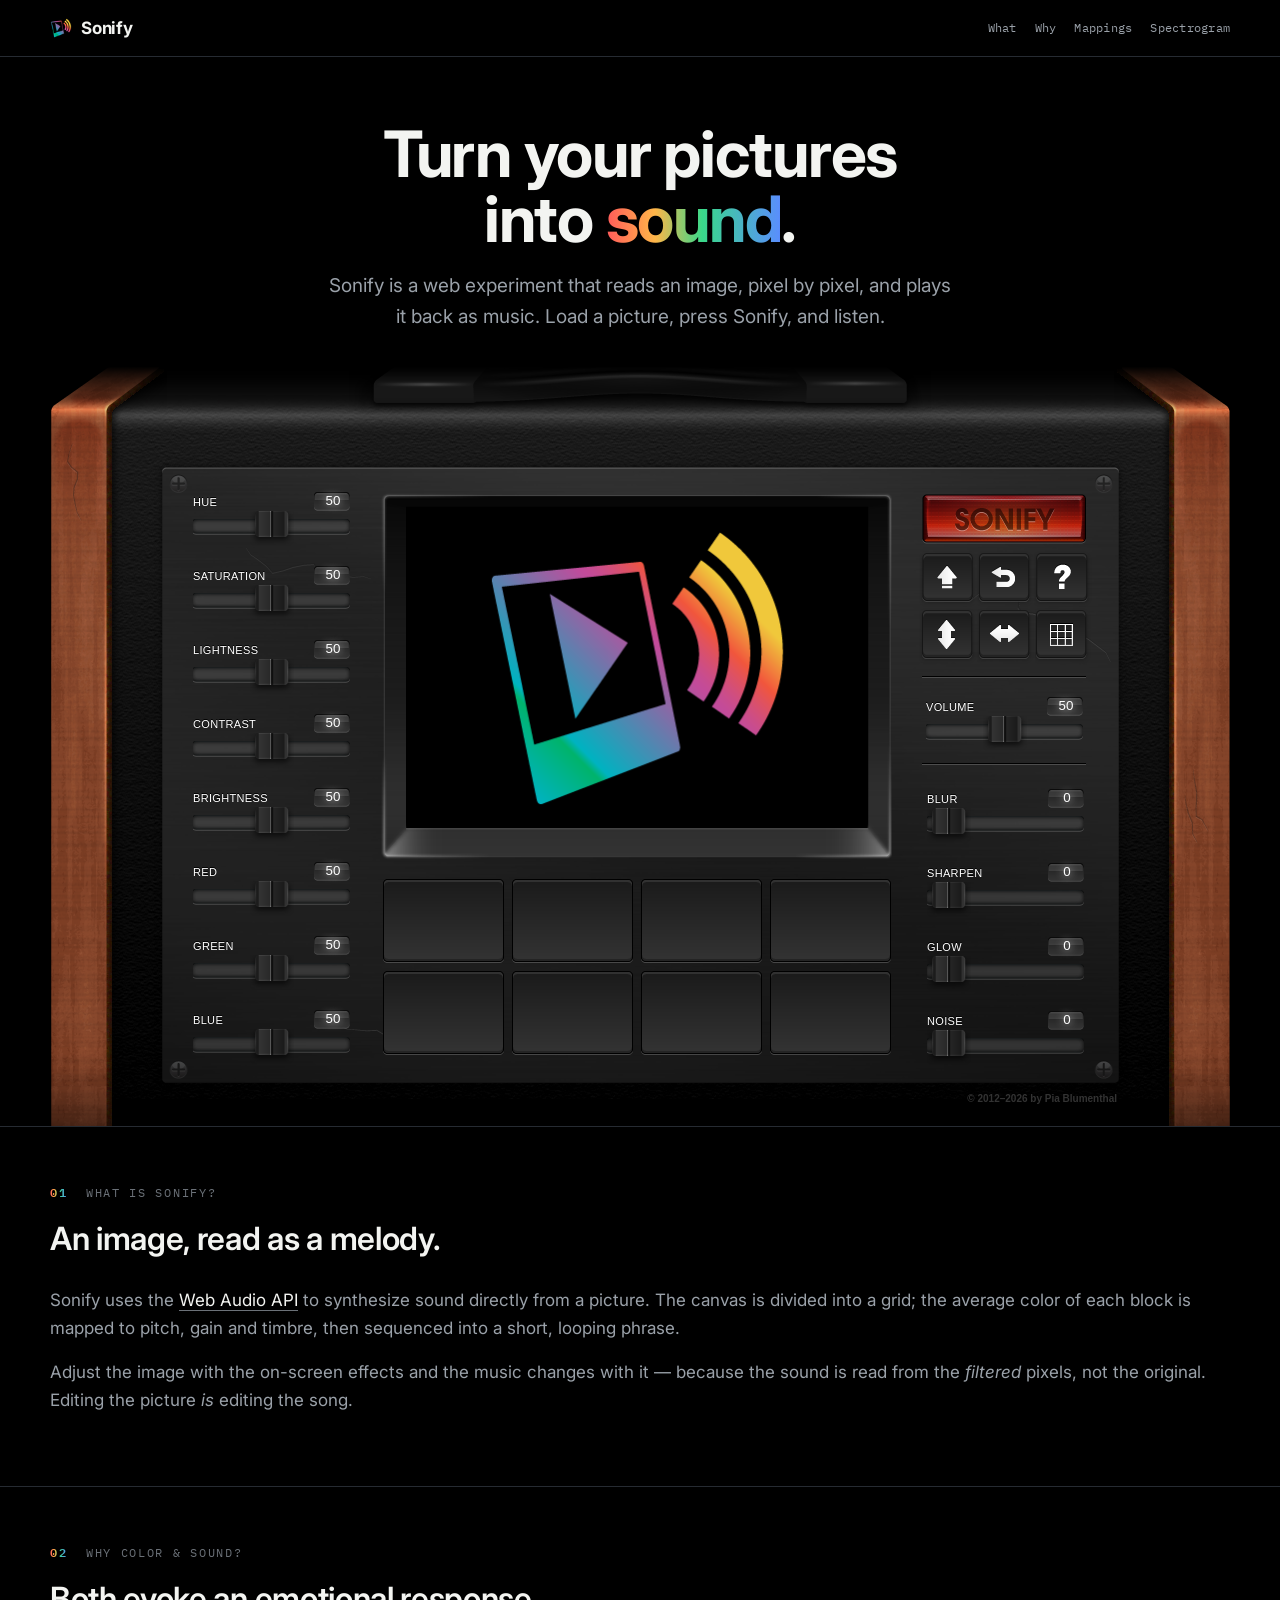
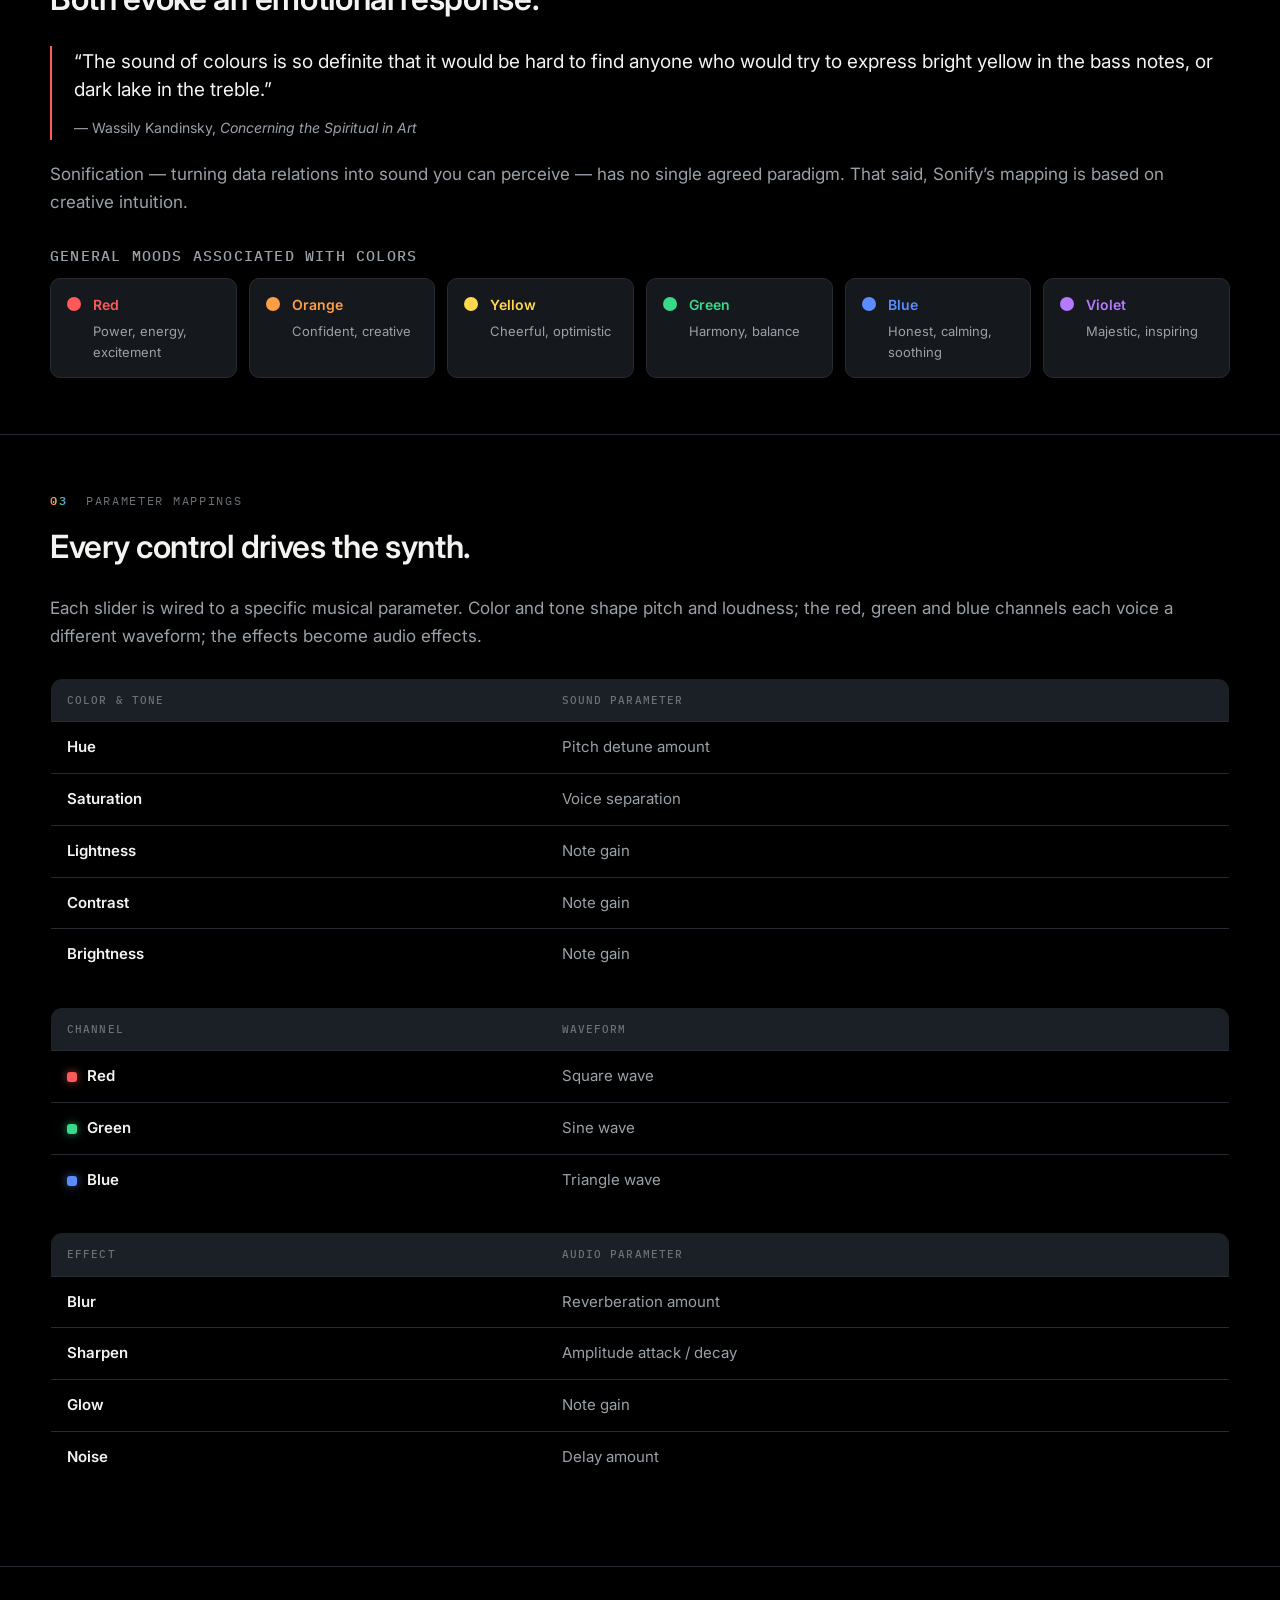
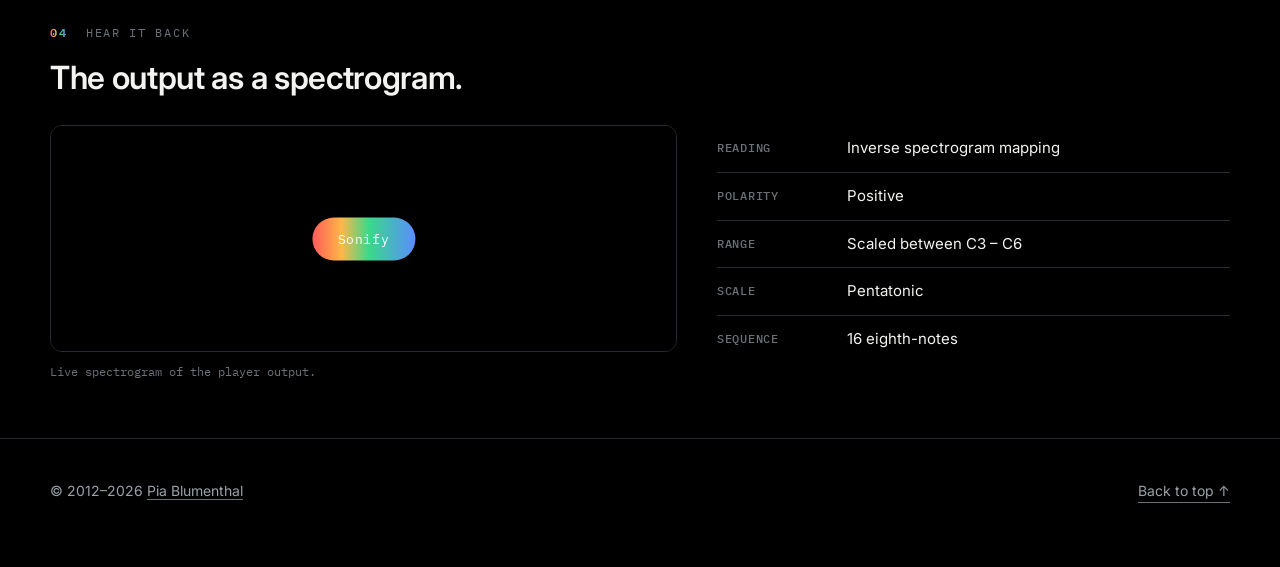
<file: index.html>
<!DOCTYPE html>
<html lang="en">
<head>
	<meta charset="utf-8">
	<meta name="viewport" content="width=device-width, initial-scale=1">
	<title>Sonify &mdash; turn pictures into sound</title>
	<meta name="description" content="Sonify turns pictures into sound — a web experiment pairing an image editor with a wavetable synth using the Web Audio API.">

	<link rel="icon" href="favicon.ico" sizes="any">
	<link rel="icon" type="image/png" sizes="32x32" href="favicon-32.png">
	<link rel="apple-touch-icon" href="apple-touch-icon.png">

	<link rel="preconnect" href="https://fonts.googleapis.com">
	<link rel="preconnect" href="https://fonts.gstatic.com" crossorigin>
	<link href="https://fonts.googleapis.com/css2?family=Inter:wght@400;500;600;700&family=IBM+Plex+Mono:wght@400;500&display=swap" rel="stylesheet">

	<style>
		:root {
			--bg: #000;
			--panel: #15181d;
			--panel-2: #1b1f26;
			--ink: #f3f4f1;
			--muted: #9aa1a9;
			--faint: #6b7178;
			--hairline: #262b32;
			--red: #ff5a5a;
			--green: #39d98a;
			--blue: #5a8dff;
			--sans: 'Inter', -apple-system, BlinkMacSystemFont, 'Segoe UI', sans-serif;
			--mono: 'IBM Plex Mono', ui-monospace, Menlo, monospace;
			--spectrum: linear-gradient(90deg, #ff5a5a 0%, #ffb648 28%, #39d98a 55%, #5a8dff 100%);
		}

		* { box-sizing: border-box; }
		html { scroll-behavior: smooth; }
		body {
			margin: 0;
			background: var(--bg);
			color: var(--ink);
			font-family: var(--sans);
			font-size: 17px;
			line-height: 1.65;
			-webkit-font-smoothing: antialiased;
			text-rendering: optimizeLegibility;
		}
		a { color: var(--ink); text-decoration: none; border-bottom: 1px solid var(--faint); transition: border-color .15s, color .15s; }
		a:hover { border-color: var(--ink); }

		.wrap { width: min(100% - 40px, 1180px); margin-inline: auto; }

		/* ---- Header ---- */
		header.site {
			position: sticky; top: 0; z-index: 10;
			background: rgba(0,0,0,.82);
			backdrop-filter: saturate(140%) blur(10px);
			border-bottom: 1px solid var(--hairline);
		}
		header.site .wrap {
			display: flex; align-items: center; justify-content: space-between;
			gap: 16px; padding: 14px 0; flex-wrap: wrap;
		}
		.wordmark { display: inline-flex; align-items: center; gap: 9px; font-weight: 700; letter-spacing: -0.01em; font-size: 17px; border: 0; }
		.wordmark-logo { width: 22px; height: 22px; display: block; border-radius: 5px; }
		nav.jump { display: flex; gap: 18px; flex-wrap: wrap; }
		nav.jump a { font-family: var(--mono); font-size: 12px; color: var(--muted); border: 0; letter-spacing: .02em; }
		nav.jump a:hover { color: var(--ink); }
		.backlink { font-size: 13px; color: var(--muted); border: 0; }
		.backlink:hover { color: var(--ink); }
		.site-actions { display: flex; align-items: center; gap: 18px; }
		.tourlink { font-family: var(--mono); font-size: 12px; letter-spacing: .03em; color: var(--muted); border: 0; }
		.tourlink:hover { color: var(--ink); }

		/* ---- Hero ---- */
		.hero { padding: 72px 0 40px; border-bottom: 1px solid var(--hairline); }
		.hero .wrap { display: grid; grid-template-columns: 1fr auto; gap: 40px; align-items: center; }
		.hero h1 {
			margin: 0 0 18px; font-size: clamp(34px, 6vw, 56px); line-height: 1.04;
			letter-spacing: -0.02em; font-weight: 700;
		}
		.hero h1 em { font-style: normal; background: var(--spectrum); -webkit-background-clip: text; background-clip: text; color: transparent; }
		.hero p { margin: 0; color: var(--muted); font-size: clamp(16px, 2vw, 19px); max-width: 48ch; }
		.hero img { width: 150px; height: auto; display: block; filter: drop-shadow(0 12px 32px rgba(0,0,0,.5)); }
		.goals { display: flex; flex-wrap: wrap; gap: 10px; margin-top: 28px; }
		.goals span {
			font-family: var(--mono); font-size: 12.5px; color: var(--ink);
			padding: 7px 13px; border: 1px solid var(--hairline); border-radius: 999px; background: var(--panel);
		}

		/* ---- Sections ---- */
		section { padding: 56px 0; border-bottom: 1px solid var(--hairline); }
		.label { font-family: var(--mono); font-size: 12px; letter-spacing: .14em; text-transform: uppercase; color: var(--faint); margin: 0 0 10px; }
		.label b { color: transparent; background: var(--spectrum); -webkit-background-clip: text; background-clip: text; font-weight: 600; margin-right: 10px; }
		h2 { margin: 0 0 20px; font-size: clamp(24px, 3.4vw, 32px); letter-spacing: -0.01em; font-weight: 600; }
		h3 { margin: 28px 0 10px; font-size: 15px; font-family: var(--mono); text-transform: uppercase; letter-spacing: .08em; color: var(--muted); font-weight: 500; }
		p { margin: 0 0 16px; }
		p.lead { color: var(--muted); max-width: none; }
		.cols { display: grid; grid-template-columns: 1.1fr .9fr; gap: 40px; align-items: start; }

		blockquote {
			margin: 0 0 20px; padding: 2px 0 2px 22px; border-left: 2px solid transparent;
			border-image: var(--spectrum) 1; font-size: 19px; line-height: 1.5; color: var(--ink);
		}
		blockquote cite { display: block; margin-top: 12px; font-size: 14px; color: var(--muted); font-style: normal; }

		/* color moods */
		.moods { display: grid; grid-template-columns: repeat(auto-fit, minmax(150px, 1fr)); gap: 12px; margin-top: 8px; }
		.mood { display: flex; align-items: flex-start; gap: 12px; padding: 14px 16px; border: 1px solid var(--hairline); border-radius: 10px; background: var(--panel); }
		.mood i { width: 14px; height: 14px; border-radius: 50%; flex: 0 0 auto; margin-top: 4px; background: currentColor; }
		.mood > div { display: flex; flex-direction: column; gap: 4px; }
		.mood b { font-size: 14px; font-weight: 600; }
		.mood span { font-size: 13px; color: var(--muted); }

		/* parameter mapping table */
		.map-group { margin-bottom: 26px; }
		.map {
			width: 100%; border-collapse: collapse; font-size: 15px;
			border: 1px solid var(--hairline); border-radius: 12px; overflow: hidden;
		}
		.map th { text-align: left; font-family: var(--mono); font-size: 11px; letter-spacing: .1em; text-transform: uppercase; color: var(--faint); font-weight: 500; padding: 12px 16px; background: var(--panel-2); }
		.map td { padding: 13px 16px; border-top: 1px solid var(--hairline); vertical-align: middle; }
		.map tr td:first-child { font-weight: 600; width: 42%; }
		.map tr td:last-child { color: var(--muted); }
		.map .swatch { display: inline-block; width: 10px; height: 10px; border-radius: 3px; margin-right: 10px; vertical-align: middle; box-shadow: 0 0 10px -1px currentColor; }
		.map tbody tr:hover td { background: var(--panel); }

		/* figure / image slots */
		figure { margin: 0; }
		figure img { width: 100%; height: auto; display: block; border: 1px solid var(--hairline); border-radius: 12px; background: var(--panel); }
		figure canvas { width: 100%; height: auto; display: block; border: 1px solid var(--hairline); border-radius: 12px; background: #000; }
		.spec-stage { position: relative; }
		.spec-cta {
			position: absolute; left: 50%; top: 50%; transform: translate(-50%, -50%);
			font-family: var(--mono); font-size: 13px; letter-spacing: .04em; color: #fff;
			background: var(--spectrum); border: 0; border-radius: 999px;
			padding: 13px 26px; cursor: pointer; box-shadow: 0 10px 34px rgba(0,0,0,.55);
			transition: transform .15s ease, filter .15s ease;
		}
		.spec-cta:hover { filter: brightness(1.08); transform: translate(-50%, -50%) scale(1.03); }
		.spec-stage.playing .spec-cta { display: none; }
		figcaption { margin-top: 10px; font-family: var(--mono); font-size: 12px; color: var(--faint); }
		.specs { list-style: none; margin: 0; padding: 0; }
		.specs li { padding: 11px 0; border-top: 1px solid var(--hairline); display: flex; gap: 12px; font-size: 15px; }
		.specs li:first-child { border-top: 0; }
		.specs li b { font-family: var(--mono); font-size: 12px; color: var(--faint); min-width: 118px; text-transform: uppercase; letter-spacing: .06em; font-weight: 500; padding-top: 2px; }

		/* upload slot placeholder (shown until the real image exists) */
		.slot { position: relative; }
		.slot .ph {
			display: flex; align-items: center; justify-content: center; text-align: center;
			min-height: 220px; border: 1px dashed var(--hairline); border-radius: 12px; background: var(--panel);
			font-family: var(--mono); font-size: 12.5px; color: var(--faint); padding: 24px; line-height: 1.6;
		}
		.slot img { display: none; }
		.slot.loaded img { display: block; }
		.slot.loaded .ph { display: none; }

		.linklist { list-style: none; margin: 0; padding: 0; }
		.linklist li { padding: 10px 0; border-top: 1px solid var(--hairline); }
		.linklist li:first-child { border-top: 0; }

		/* live spectrogram */
		.sonogram { margin-top: 6px; }
		.sono-stage { display: grid; grid-template-columns: 170px 1fr; gap: 20px; align-items: start; }
		.sono-stage canvas { width: 100%; height: auto; display: block; border: 1px solid var(--hairline); border-radius: 12px; background: #000; }
		.sono-stage figcaption { margin-top: 8px; font-family: var(--mono); font-size: 11px; color: var(--faint); letter-spacing: .04em; }
		.sono-controls { display: flex; align-items: center; gap: 16px; margin-top: 18px; flex-wrap: wrap; }
		#sonoPlay {
			font-family: var(--mono); font-size: 13px; letter-spacing: .06em; color: var(--ink);
			background: var(--panel-2); border: 1px solid var(--hairline); border-radius: 999px;
			padding: 9px 22px; cursor: pointer; transition: border-color .15s, background .15s; min-width: 86px;
		}
		#sonoPlay:hover { border-color: var(--muted); }
		#sonoPlay.playing { background: linear-gradient(90deg, rgba(255,90,90,.18), rgba(90,141,255,.18)); border-color: var(--muted); }
		.sono-patterns { display: flex; gap: 8px; flex-wrap: wrap; }
		.sono-patterns button {
			font-family: var(--mono); font-size: 12px; color: var(--muted); background: transparent;
			border: 1px solid var(--hairline); border-radius: 999px; padding: 7px 13px; cursor: pointer; transition: .15s;
		}
		.sono-patterns button:hover { color: var(--ink); }
		.sono-patterns button.on { color: var(--ink); border-color: var(--muted); background: var(--panel); }
		.sono-note { font-family: var(--mono); font-size: 12px; color: var(--faint); margin-top: 14px; min-height: 1.2em; }
		@media (max-width: 720px) {
			.sono-stage { grid-template-columns: 1fr; }
			.sono-input { max-width: 180px; }
		}

		footer { padding: 40px 0 64px; color: var(--muted); font-size: 14px; }
		footer .wrap { display: flex; justify-content: space-between; gap: 16px; flex-wrap: wrap; }
		footer a { color: var(--muted); }

		@media (max-width: 720px) {
			.hero .wrap { grid-template-columns: 1fr; }
			.hero img { width: 112px; order: -1; }
			.cols { grid-template-columns: 1fr; gap: 28px; }
			nav.jump { display: none; }
		}
		@media (prefers-reduced-motion: reduce) { html { scroll-behavior: auto; } * { transition: none !important; } }

		/* --- B: player embedded as the hero experience --- */
		.hero--compact { padding: 64px 0 34px; border-bottom: 0; text-align: center; }
		.hero--compact .wrap { display: block; }
		.hero--compact h1 { font-size: clamp(36px, 7vw, 64px); line-height: 1.02; margin: 0 auto 18px; max-width: 14ch; }
		.hero--compact h1 br { display: none; }
		.hero--compact p { margin: 0 auto; color: var(--muted); font-size: clamp(16px, 2vw, 19px); max-width: 52ch; }
		.player-band { border-bottom: 1px solid var(--hairline); }
		/* Scale the whole (fixed-width, retro) player down to fit the screen,
		   preserving its aspect. Sizing is driven by JS (fitPlayer). */
		.player-viewport {
			height: 760px; overflow: hidden; display: flex; justify-content: center; background: #000;
		}
		.player-frame {
			width: 1180px; height: 760px; border: 0; display: block; flex: 0 0 1180px;
			transform-origin: top center;
		}
	</style>
</head>
<body>

	<header class="site">
		<div class="wrap">
			<a class="wordmark" href="#top"><img class="wordmark-logo" src="favicon-32.png" alt="">Sonify</a>
			<nav class="jump">
				<a href="#what">What</a>
				<a href="#why">Why</a>
				<a href="#mappings">Mappings</a>
				<a href="#spectrogram">Spectrogram</a>
			</nav>
		</div>
	</header>

	<div class="hero hero--compact" id="top">
		<div class="wrap">
			<h1>Turn your pictures into <em>sound</em>.</h1>
			<p>Sonify is a web experiment that reads an image, pixel by pixel, and plays it back as music. Load a picture, press Sonify, and listen.</p>
		</div>
	</div>

	<div class="player-band">
		<div class="player-viewport">
			<iframe class="player-frame" src="player.html" title="Sonify player" scrolling="no"></iframe>
		</div>
	</div>

	<section id="what">
		<div class="wrap">
			<p class="label"><b>01</b> What is Sonify?</p>
			<h2>An image, read as a melody.</h2>
			<p class="lead">Sonify uses the <a href="https://developer.mozilla.org/en-US/docs/Web/API/Web_Audio_API" target="_blank" rel="noopener">Web Audio API</a> to synthesize sound directly from a picture. The canvas is divided into a grid; the average color of each block is mapped to pitch, gain and timbre, then sequenced into a short, looping phrase.</p>
			<p class="lead">Adjust the image with the on-screen effects and the music changes with it — because the sound is read from the <em>filtered</em> pixels, not the original. Editing the picture <em>is</em> editing the song.</p>
		</div>
	</section>

	<section id="why">
		<div class="wrap">
			<p class="label"><b>02</b> Why color &amp; sound?</p>
			<h2>Both evoke an emotional response.</h2>
			<blockquote>
				&ldquo;The sound of colours is so definite that it would be hard to find anyone who would try to express bright yellow in the bass notes, or dark lake in the treble.&rdquo;
				<cite>&mdash; Wassily Kandinsky, <i>Concerning the Spiritual in Art</i></cite>
			</blockquote>
			<p class="lead">Sonification &mdash; turning data relations into sound you can perceive &mdash; has no single agreed paradigm. That said, Sonify&rsquo;s mapping is based on creative intuition.</p>
			<h3>General moods associated with colors</h3>
			<div class="moods">
				<div class="mood" style="color:#ff5a5a"><i></i><div><b>Red</b><span>Power, energy, excitement</span></div></div>
				<div class="mood" style="color:#ff9f45"><i></i><div><b>Orange</b><span>Confident, creative</span></div></div>
				<div class="mood" style="color:#ffd84d"><i></i><div><b>Yellow</b><span>Cheerful, optimistic</span></div></div>
				<div class="mood" style="color:#39d98a"><i></i><div><b>Green</b><span>Harmony, balance</span></div></div>
				<div class="mood" style="color:#5a8dff"><i></i><div><b>Blue</b><span>Honest, calming, soothing</span></div></div>
				<div class="mood" style="color:#b57bff"><i></i><div><b>Violet</b><span>Majestic, inspiring</span></div></div>
			</div>
		</div>
	</section>

	<section id="mappings">
		<div class="wrap">
			<p class="label"><b>03</b> Parameter mappings</p>
			<h2>Every control drives the synth.</h2>
			<p class="lead" style="margin-bottom:28px;">Each slider is wired to a specific musical parameter. Color and tone shape pitch and loudness; the red, green and blue channels each voice a different waveform; the effects become audio effects.</p>

			<div class="map-group">
				<table class="map">
					<thead><tr><th>Color &amp; tone</th><th>Sound parameter</th></tr></thead>
					<tbody>
						<tr><td>Hue</td><td>Pitch detune amount</td></tr>
						<tr><td>Saturation</td><td>Voice separation</td></tr>
						<tr><td>Lightness</td><td>Note gain</td></tr>
						<tr><td>Contrast</td><td>Note gain</td></tr>
						<tr><td>Brightness</td><td>Note gain</td></tr>
					</tbody>
				</table>
			</div>

			<div class="map-group">
				<table class="map">
					<thead><tr><th>Channel</th><th>Waveform</th></tr></thead>
					<tbody>
						<tr><td><span class="swatch" style="color:#ff5a5a;background:#ff5a5a"></span>Red</td><td>Square wave</td></tr>
						<tr><td><span class="swatch" style="color:#39d98a;background:#39d98a"></span>Green</td><td>Sine wave</td></tr>
						<tr><td><span class="swatch" style="color:#5a8dff;background:#5a8dff"></span>Blue</td><td>Triangle wave</td></tr>
					</tbody>
				</table>
			</div>

			<div class="map-group">
				<table class="map">
					<thead><tr><th>Effect</th><th>Audio parameter</th></tr></thead>
					<tbody>
						<tr><td>Blur</td><td>Reverberation amount</td></tr>
						<tr><td>Sharpen</td><td>Amplitude attack / decay</td></tr>
						<tr><td>Glow</td><td>Note gain</td></tr>
						<tr><td>Noise</td><td>Delay amount</td></tr>
					</tbody>
				</table>
			</div>
		</div>
	</section>

	<section id="spectrogram">
		<div class="wrap">
			<p class="label"><b>04</b> Hear it back</p>
			<h2>The output as a spectrogram.</h2>
			<div class="cols">
				<figure>
					<div class="spec-stage" id="specStage">
						<canvas id="liveSpec" width="1000" height="360"></canvas>
						<button type="button" class="spec-cta" id="specPlay">Sonify</button>
					</div>
					<figcaption>Live spectrogram of the player output.</figcaption>
				</figure>
				<ul class="specs">
					<li><b>Reading</b> Inverse spectrogram mapping</li>
					<li><b>Polarity</b> Positive</li>
					<li><b>Range</b> Scaled between C3 &ndash; C6</li>
					<li><b>Scale</b> Pentatonic</li>
					<li><b>Sequence</b> 16 eighth-notes</li>
				</ul>
			</div>
		</div>
	</section>

	<footer>
		<div class="wrap">
			<span>&copy; 2012&ndash;2026 <a href="https://www.piablumenthal.com" target="_blank" rel="noopener">Pia Blumenthal</a></span>
			<a href="#top">Back to top&nbsp;&uarr;</a>
		</div>
	</footer>

	<script>
	// Draw the spectrogram from the embedded player's live output. The player
	// taps its master bus and postMessages frequency data while it is playing.
	(function(){
		var canvas = document.getElementById('liveSpec');
		if(!canvas) return;
		var ctx = canvas.getContext('2d');
		var SW = canvas.width, SH = canvas.height;
		ctx.fillStyle = '#000'; ctx.fillRect(0, 0, SW, SH);
		function colormap(m){
			var t = m/255, r, g, b, u;
			if(t < 0.25){ u=t/0.25; r=0; g=0; b=Math.round(55+u*165); }
			else if(t < 0.5){ u=(t-0.25)/0.25; r=0; g=Math.round(u*205); b=Math.round(220-u*185); }
			else if(t < 0.75){ u=(t-0.5)/0.25; r=Math.round(u*235); g=Math.round(205+u*50); b=0; }
			else { u=(t-0.75)/0.25; r=255; g=Math.round(255-u*220); b=0; }
			return 'rgb('+r+','+g+','+b+')';
		}
		function draw(data){
			var bins = Math.floor(data.length * 0.55);
			ctx.drawImage(canvas, -3, 0);
			for(var y=0;y<SH;y++){
				var bin = Math.floor((1 - y/SH) * bins);
				ctx.fillStyle = colormap(data[bin] || 0);
				ctx.fillRect(SW-3, y, 3, 1);
			}
		}
		var stage = document.getElementById('specStage');
		window.addEventListener('message', function(e){
			if(!e.data || e.data.type !== 'sonify-spectrum' || !e.data.data) return;
			if(stage) stage.classList.add('playing');   // hide the CTA once sound is flowing
			draw(e.data.data);
		});

		// CTA over the spectrogram starts the player (same-origin, synchronous
		// within this click so the audio context may resume).
		var playBtn = document.getElementById('specPlay');
		var frame = document.querySelector('.player-frame');
		if(playBtn && frame) {
			playBtn.addEventListener('click', function(){
				try { if(frame.contentWindow.sonifyPlay) frame.contentWindow.sonifyPlay(); } catch(err) {}
			});
		}

		// Scale the fixed-width retro player down to fit the viewport width,
		// collapsing the viewport height to match so there is no empty space.
		var viewport = document.querySelector('.player-viewport');
		function fitPlayer(){
			if(!frame || !viewport) return;
			var scale = Math.min(1, viewport.clientWidth / 1180);
			frame.style.transform = 'scale(' + scale + ')';
			viewport.style.height = Math.round(760 * scale) + 'px';
		}
		fitPlayer();
		window.addEventListener('resize', fitPlayer);
	})();
	</script>
</body>
</html>
</file>
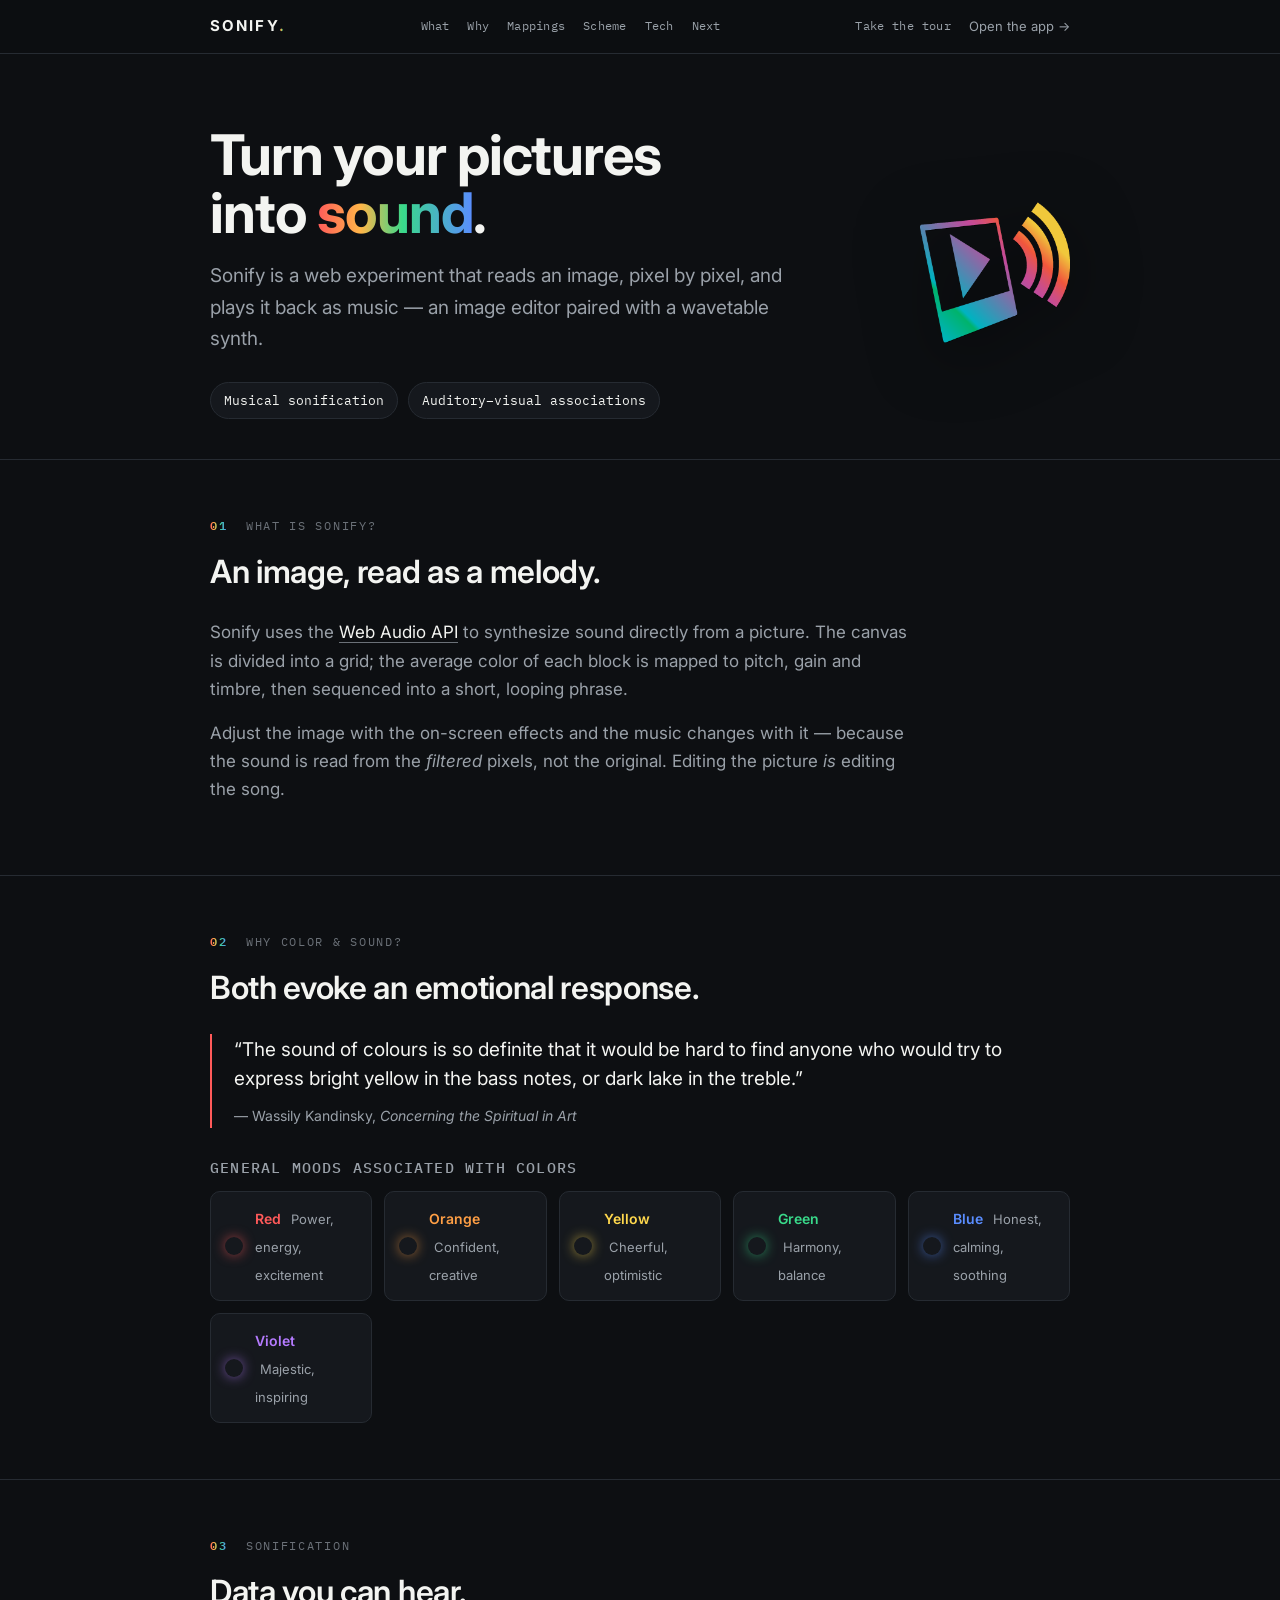
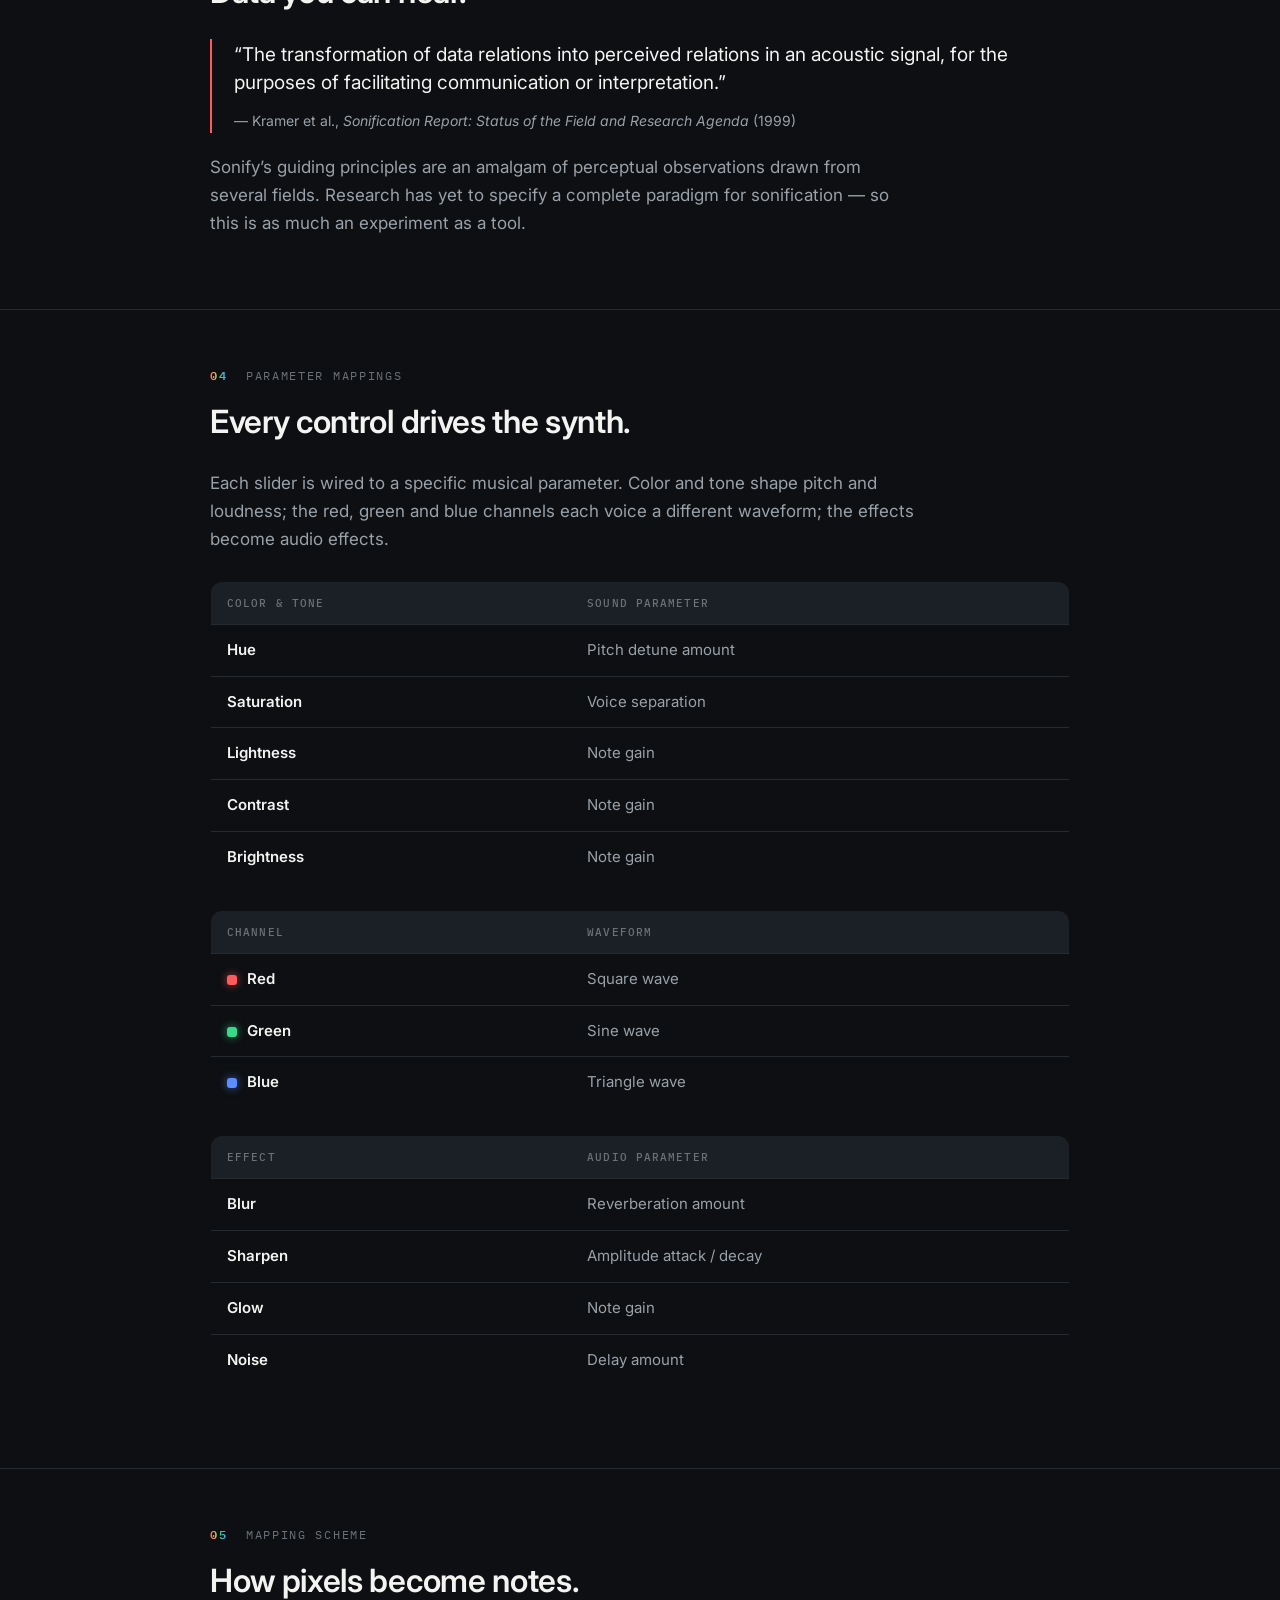
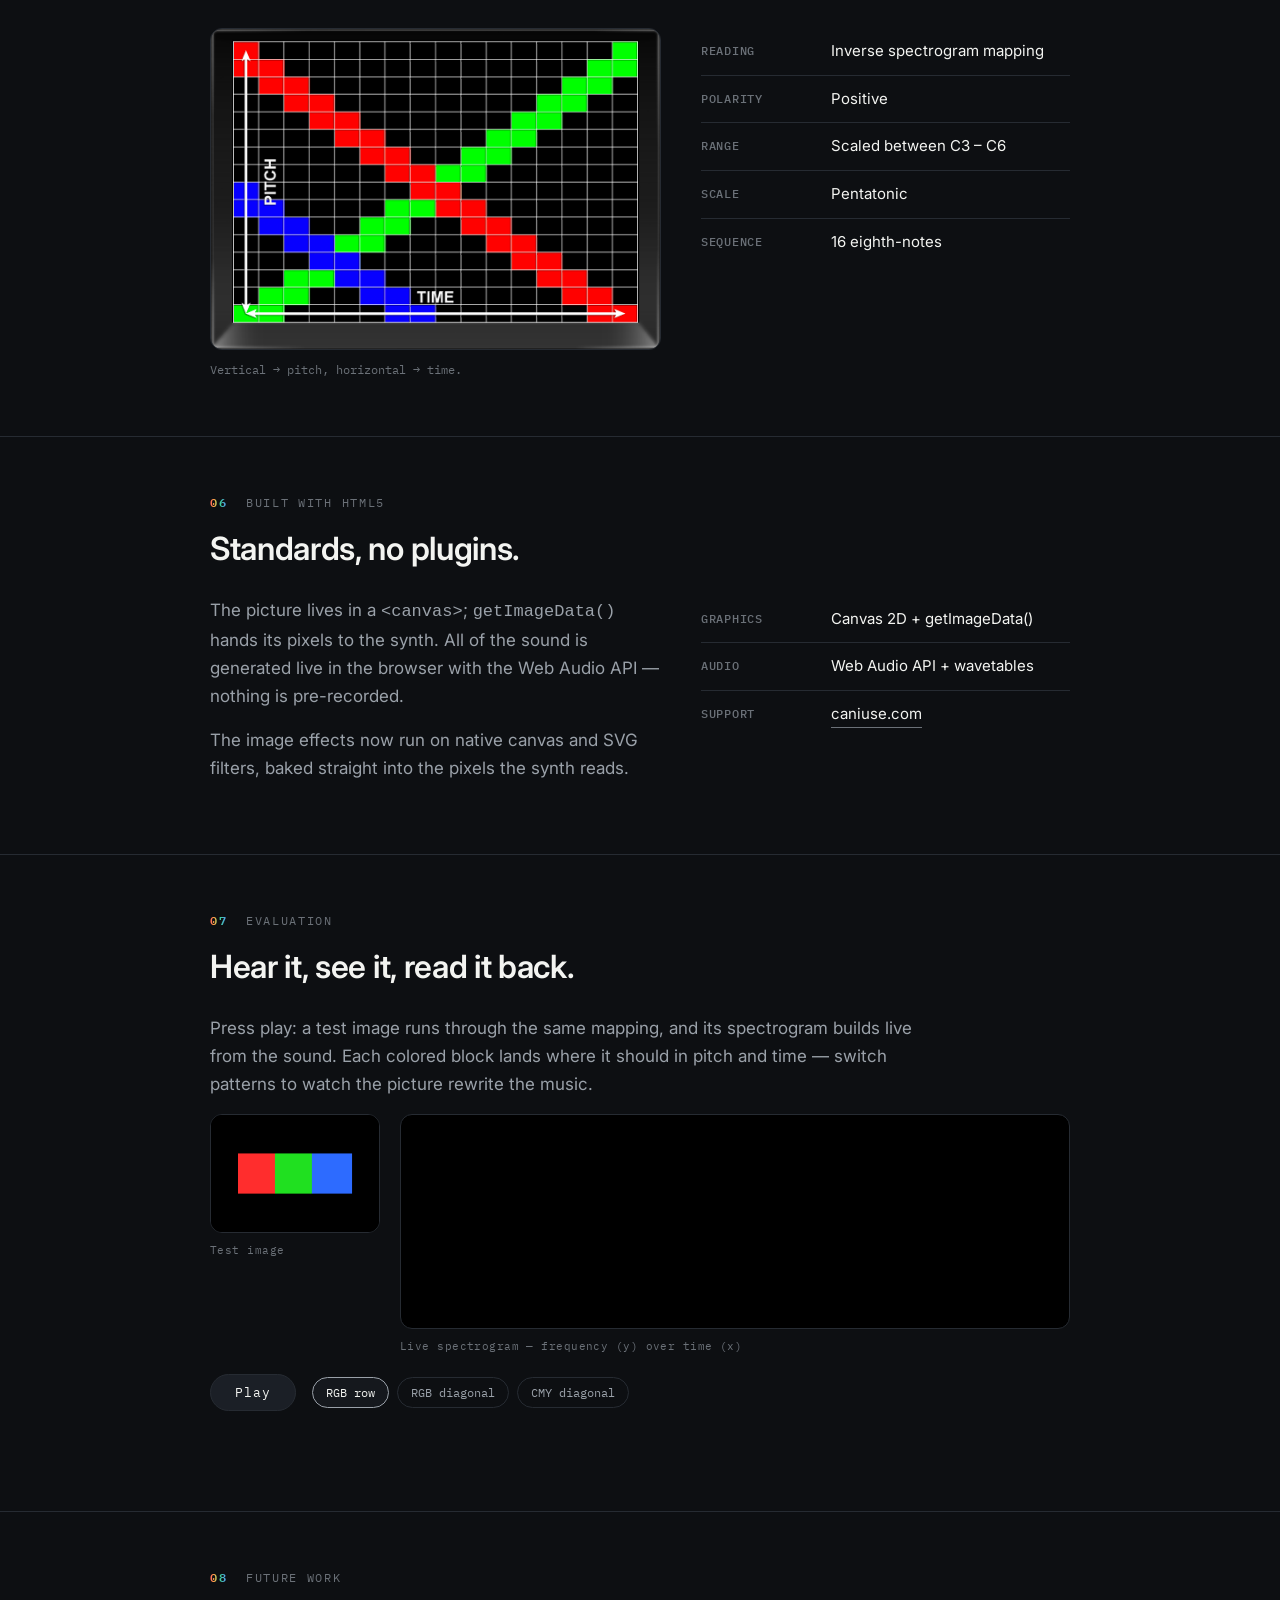
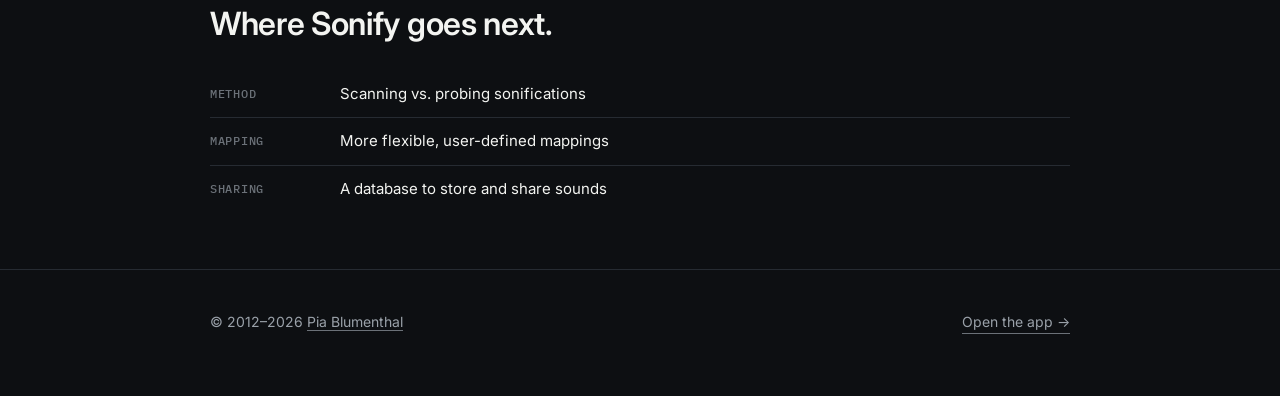
<file: help.html>
<!DOCTYPE html>
<html lang="en">
<head>
	<meta charset="utf-8">
	<meta name="viewport" content="width=device-width, initial-scale=1">
	<title>About Sonify</title>
	<meta name="description" content="Sonify turns pictures into sound — a web experiment pairing an image editor with a wavetable synth using the Web Audio API.">

	<link rel="icon" href="favicon.ico" sizes="any">
	<link rel="icon" type="image/png" sizes="32x32" href="favicon-32.png">
	<link rel="apple-touch-icon" href="apple-touch-icon.png">

	<link rel="preconnect" href="https://fonts.googleapis.com">
	<link rel="preconnect" href="https://fonts.gstatic.com" crossorigin>
	<link href="https://fonts.googleapis.com/css2?family=Inter:wght@400;500;600;700&family=IBM+Plex+Mono:wght@400;500&display=swap" rel="stylesheet">

	<style>
		:root {
			--bg: #0d0f12;
			--panel: #15181d;
			--panel-2: #1b1f26;
			--ink: #f3f4f1;
			--muted: #9aa1a9;
			--faint: #6b7178;
			--hairline: #262b32;
			--red: #ff5a5a;
			--green: #39d98a;
			--blue: #5a8dff;
			--sans: 'Inter', -apple-system, BlinkMacSystemFont, 'Segoe UI', sans-serif;
			--mono: 'IBM Plex Mono', ui-monospace, Menlo, monospace;
			--spectrum: linear-gradient(90deg, #ff5a5a 0%, #ffb648 28%, #39d98a 55%, #5a8dff 100%);
		}

		* { box-sizing: border-box; }
		html { scroll-behavior: smooth; }
		body {
			margin: 0;
			background: var(--bg);
			color: var(--ink);
			font-family: var(--sans);
			font-size: 17px;
			line-height: 1.65;
			-webkit-font-smoothing: antialiased;
			text-rendering: optimizeLegibility;
		}
		a { color: var(--ink); text-decoration: none; border-bottom: 1px solid var(--faint); transition: border-color .15s, color .15s; }
		a:hover { border-color: var(--ink); }

		.wrap { width: min(100% - 40px, 860px); margin-inline: auto; }

		/* ---- Header ---- */
		header.site {
			position: sticky; top: 0; z-index: 10;
			background: rgba(13,15,18,.82);
			backdrop-filter: saturate(140%) blur(10px);
			border-bottom: 1px solid var(--hairline);
		}
		header.site .wrap {
			display: flex; align-items: center; justify-content: space-between;
			gap: 16px; padding: 14px 0; flex-wrap: wrap;
		}
		.wordmark { font-weight: 700; letter-spacing: .14em; font-size: 15px; border: 0; }
		.wordmark .dot { background: var(--spectrum); -webkit-background-clip: text; background-clip: text; color: transparent; }
		nav.jump { display: flex; gap: 18px; flex-wrap: wrap; }
		nav.jump a { font-family: var(--mono); font-size: 12px; color: var(--muted); border: 0; letter-spacing: .02em; }
		nav.jump a:hover { color: var(--ink); }
		.backlink { font-size: 13px; color: var(--muted); border: 0; }
		.backlink:hover { color: var(--ink); }
		.site-actions { display: flex; align-items: center; gap: 18px; }
		.tourlink { font-family: var(--mono); font-size: 12px; letter-spacing: .03em; color: var(--muted); border: 0; }
		.tourlink:hover { color: var(--ink); }

		/* ---- Hero ---- */
		.hero { padding: 72px 0 40px; border-bottom: 1px solid var(--hairline); }
		.hero .wrap { display: grid; grid-template-columns: 1fr auto; gap: 40px; align-items: center; }
		.hero h1 {
			margin: 0 0 18px; font-size: clamp(34px, 6vw, 56px); line-height: 1.04;
			letter-spacing: -0.02em; font-weight: 700;
		}
		.hero h1 em { font-style: normal; background: var(--spectrum); -webkit-background-clip: text; background-clip: text; color: transparent; }
		.hero p { margin: 0; color: var(--muted); font-size: clamp(16px, 2vw, 19px); max-width: 48ch; }
		.hero img { width: 150px; height: auto; display: block; filter: drop-shadow(0 12px 32px rgba(0,0,0,.5)); }
		.goals { display: flex; flex-wrap: wrap; gap: 10px; margin-top: 28px; }
		.goals span {
			font-family: var(--mono); font-size: 12.5px; color: var(--ink);
			padding: 7px 13px; border: 1px solid var(--hairline); border-radius: 999px; background: var(--panel);
		}

		/* ---- Sections ---- */
		section { padding: 56px 0; border-bottom: 1px solid var(--hairline); }
		.label { font-family: var(--mono); font-size: 12px; letter-spacing: .14em; text-transform: uppercase; color: var(--faint); margin: 0 0 10px; }
		.label b { color: transparent; background: var(--spectrum); -webkit-background-clip: text; background-clip: text; font-weight: 600; margin-right: 10px; }
		h2 { margin: 0 0 20px; font-size: clamp(24px, 3.4vw, 32px); letter-spacing: -0.01em; font-weight: 600; }
		h3 { margin: 28px 0 10px; font-size: 15px; font-family: var(--mono); text-transform: uppercase; letter-spacing: .08em; color: var(--muted); font-weight: 500; }
		p { margin: 0 0 16px; }
		p.lead { color: var(--muted); max-width: 64ch; }
		.cols { display: grid; grid-template-columns: 1.1fr .9fr; gap: 40px; align-items: start; }

		blockquote {
			margin: 0 0 20px; padding: 2px 0 2px 22px; border-left: 2px solid transparent;
			border-image: var(--spectrum) 1; font-size: 19px; line-height: 1.5; color: var(--ink);
		}
		blockquote cite { display: block; margin-top: 12px; font-size: 14px; color: var(--muted); font-style: normal; }

		/* color moods */
		.moods { display: grid; grid-template-columns: repeat(auto-fit, minmax(150px, 1fr)); gap: 12px; margin-top: 8px; }
		.mood { display: flex; align-items: center; gap: 12px; padding: 12px 14px; border: 1px solid var(--hairline); border-radius: 10px; background: var(--panel); }
		.mood i { width: 18px; height: 18px; border-radius: 50%; flex: 0 0 auto; box-shadow: 0 0 14px -2px currentColor; }
		.mood b { font-size: 14px; font-weight: 600; }
		.mood span { font-size: 13px; color: var(--muted); }

		/* parameter mapping table */
		.map-group { margin-bottom: 26px; }
		.map {
			width: 100%; border-collapse: collapse; font-size: 15px;
			border: 1px solid var(--hairline); border-radius: 12px; overflow: hidden;
		}
		.map th { text-align: left; font-family: var(--mono); font-size: 11px; letter-spacing: .1em; text-transform: uppercase; color: var(--faint); font-weight: 500; padding: 12px 16px; background: var(--panel-2); }
		.map td { padding: 13px 16px; border-top: 1px solid var(--hairline); vertical-align: middle; }
		.map tr td:first-child { font-weight: 600; width: 42%; }
		.map tr td:last-child { color: var(--muted); }
		.map .swatch { display: inline-block; width: 10px; height: 10px; border-radius: 3px; margin-right: 10px; vertical-align: middle; box-shadow: 0 0 10px -1px currentColor; }
		.map tbody tr:hover td { background: var(--panel); }

		/* figure / image slots */
		figure { margin: 0; }
		figure img { width: 100%; height: auto; display: block; border: 1px solid var(--hairline); border-radius: 12px; background: var(--panel); }
		figcaption { margin-top: 10px; font-family: var(--mono); font-size: 12px; color: var(--faint); }
		.specs { list-style: none; margin: 0; padding: 0; }
		.specs li { padding: 11px 0; border-top: 1px solid var(--hairline); display: flex; gap: 12px; font-size: 15px; }
		.specs li:first-child { border-top: 0; }
		.specs li b { font-family: var(--mono); font-size: 12px; color: var(--faint); min-width: 118px; text-transform: uppercase; letter-spacing: .06em; font-weight: 500; padding-top: 2px; }

		/* upload slot placeholder (shown until the real image exists) */
		.slot { position: relative; }
		.slot .ph {
			display: flex; align-items: center; justify-content: center; text-align: center;
			min-height: 220px; border: 1px dashed var(--hairline); border-radius: 12px; background: var(--panel);
			font-family: var(--mono); font-size: 12.5px; color: var(--faint); padding: 24px; line-height: 1.6;
		}
		.slot img { display: none; }
		.slot.loaded img { display: block; }
		.slot.loaded .ph { display: none; }

		.linklist { list-style: none; margin: 0; padding: 0; }
		.linklist li { padding: 10px 0; border-top: 1px solid var(--hairline); }
		.linklist li:first-child { border-top: 0; }

		/* live spectrogram */
		.sonogram { margin-top: 6px; }
		.sono-stage { display: grid; grid-template-columns: 170px 1fr; gap: 20px; align-items: start; }
		.sono-stage canvas { width: 100%; height: auto; display: block; border: 1px solid var(--hairline); border-radius: 12px; background: #000; }
		.sono-stage figcaption { margin-top: 8px; font-family: var(--mono); font-size: 11px; color: var(--faint); letter-spacing: .04em; }
		.sono-controls { display: flex; align-items: center; gap: 16px; margin-top: 18px; flex-wrap: wrap; }
		#sonoPlay {
			font-family: var(--mono); font-size: 13px; letter-spacing: .06em; color: var(--ink);
			background: var(--panel-2); border: 1px solid var(--hairline); border-radius: 999px;
			padding: 9px 22px; cursor: pointer; transition: border-color .15s, background .15s; min-width: 86px;
		}
		#sonoPlay:hover { border-color: var(--muted); }
		#sonoPlay.playing { background: linear-gradient(90deg, rgba(255,90,90,.18), rgba(90,141,255,.18)); border-color: var(--muted); }
		.sono-patterns { display: flex; gap: 8px; flex-wrap: wrap; }
		.sono-patterns button {
			font-family: var(--mono); font-size: 12px; color: var(--muted); background: transparent;
			border: 1px solid var(--hairline); border-radius: 999px; padding: 7px 13px; cursor: pointer; transition: .15s;
		}
		.sono-patterns button:hover { color: var(--ink); }
		.sono-patterns button.on { color: var(--ink); border-color: var(--muted); background: var(--panel); }
		.sono-note { font-family: var(--mono); font-size: 12px; color: var(--faint); margin-top: 14px; min-height: 1.2em; }
		@media (max-width: 720px) {
			.sono-stage { grid-template-columns: 1fr; }
			.sono-input { max-width: 180px; }
		}

		footer { padding: 40px 0 64px; color: var(--muted); font-size: 14px; }
		footer .wrap { display: flex; justify-content: space-between; gap: 16px; flex-wrap: wrap; }
		footer a { color: var(--muted); }

		@media (max-width: 720px) {
			.hero .wrap { grid-template-columns: 1fr; }
			.hero img { width: 112px; order: -1; }
			.cols { grid-template-columns: 1fr; gap: 28px; }
			nav.jump { display: none; }
		}
		@media (prefers-reduced-motion: reduce) { html { scroll-behavior: auto; } * { transition: none !important; } }
	</style>
</head>
<body>

	<header class="site">
		<div class="wrap">
			<a class="wordmark" href="#top">SONIFY<span class="dot">.</span></a>
			<nav class="jump">
				<a href="#what">What</a>
				<a href="#why">Why</a>
				<a href="#mappings">Mappings</a>
				<a href="#scheme">Scheme</a>
				<a href="#tech">Tech</a>
				<a href="#next">Next</a>
			</nav>
			<div class="site-actions">
				<a class="tourlink" id="tourLink" href="index.html#tour">Take the tour</a>
				<a class="backlink applink" href="index.html">Open the app&nbsp;&rarr;</a>
			</div>
		</div>
	</header>

	<div class="hero" id="top">
		<div class="wrap">
			<div>
				<h1>Turn your pictures<br>into <em>sound</em>.</h1>
				<p>Sonify is a web experiment that reads an image, pixel by pixel, and plays it back as music — an image editor paired with a wavetable synth.</p>
				<div class="goals">
					<span>Musical sonification</span>
					<span>Auditory&ndash;visual associations</span>
				</div>
			</div>
			<img src="images/sonify_lg.png" width="248" height="233" alt="Sonify logo">
		</div>
	</div>

	<section id="what">
		<div class="wrap">
			<p class="label"><b>01</b> What is Sonify?</p>
			<h2>An image, read as a melody.</h2>
			<p class="lead">Sonify uses the <a href="https://developer.mozilla.org/en-US/docs/Web/API/Web_Audio_API" target="_blank" rel="noopener">Web Audio API</a> to synthesize sound directly from a picture. The canvas is divided into a grid; the average color of each block is mapped to pitch, gain and timbre, then sequenced into a short, looping phrase.</p>
			<p class="lead">Adjust the image with the on-screen effects and the music changes with it — because the sound is read from the <em>filtered</em> pixels, not the original. Editing the picture <em>is</em> editing the song.</p>
		</div>
	</section>

	<section id="why">
		<div class="wrap">
			<p class="label"><b>02</b> Why color &amp; sound?</p>
			<h2>Both evoke an emotional response.</h2>
			<blockquote>
				&ldquo;The sound of colours is so definite that it would be hard to find anyone who would try to express bright yellow in the bass notes, or dark lake in the treble.&rdquo;
				<cite>&mdash; Wassily Kandinsky, <i>Concerning the Spiritual in Art</i></cite>
			</blockquote>
			<h3>General moods associated with colors</h3>
			<div class="moods">
				<div class="mood" style="color:#ff5a5a"><i></i><div><b>Red</b> &nbsp;<span>Power, energy, excitement</span></div></div>
				<div class="mood" style="color:#ff9f45"><i></i><div><b>Orange</b> &nbsp;<span>Confident, creative</span></div></div>
				<div class="mood" style="color:#ffd84d"><i></i><div><b>Yellow</b> &nbsp;<span>Cheerful, optimistic</span></div></div>
				<div class="mood" style="color:#39d98a"><i></i><div><b>Green</b> &nbsp;<span>Harmony, balance</span></div></div>
				<div class="mood" style="color:#5a8dff"><i></i><div><b>Blue</b> &nbsp;<span>Honest, calming, soothing</span></div></div>
				<div class="mood" style="color:#b57bff"><i></i><div><b>Violet</b> &nbsp;<span>Majestic, inspiring</span></div></div>
			</div>
		</div>
	</section>

	<section id="sonification">
		<div class="wrap">
			<p class="label"><b>03</b> Sonification</p>
			<h2>Data you can hear.</h2>
			<blockquote>
				&ldquo;The transformation of data relations into perceived relations in an acoustic signal, for the purposes of facilitating communication or interpretation.&rdquo;
				<cite>&mdash; Kramer et al., <i>Sonification Report: Status of the Field and Research Agenda</i> (1999)</cite>
			</blockquote>
			<p class="lead">Sonify&rsquo;s guiding principles are an amalgam of perceptual observations drawn from several fields. Research has yet to specify a complete paradigm for sonification — so this is as much an experiment as a tool.</p>
		</div>
	</section>

	<section id="mappings">
		<div class="wrap">
			<p class="label"><b>04</b> Parameter mappings</p>
			<h2>Every control drives the synth.</h2>
			<p class="lead" style="margin-bottom:28px;">Each slider is wired to a specific musical parameter. Color and tone shape pitch and loudness; the red, green and blue channels each voice a different waveform; the effects become audio effects.</p>

			<div class="map-group">
				<table class="map">
					<thead><tr><th>Color &amp; tone</th><th>Sound parameter</th></tr></thead>
					<tbody>
						<tr><td>Hue</td><td>Pitch detune amount</td></tr>
						<tr><td>Saturation</td><td>Voice separation</td></tr>
						<tr><td>Lightness</td><td>Note gain</td></tr>
						<tr><td>Contrast</td><td>Note gain</td></tr>
						<tr><td>Brightness</td><td>Note gain</td></tr>
					</tbody>
				</table>
			</div>

			<div class="map-group">
				<table class="map">
					<thead><tr><th>Channel</th><th>Waveform</th></tr></thead>
					<tbody>
						<tr><td><span class="swatch" style="color:#ff5a5a;background:#ff5a5a"></span>Red</td><td>Square wave</td></tr>
						<tr><td><span class="swatch" style="color:#39d98a;background:#39d98a"></span>Green</td><td>Sine wave</td></tr>
						<tr><td><span class="swatch" style="color:#5a8dff;background:#5a8dff"></span>Blue</td><td>Triangle wave</td></tr>
					</tbody>
				</table>
			</div>

			<div class="map-group">
				<table class="map">
					<thead><tr><th>Effect</th><th>Audio parameter</th></tr></thead>
					<tbody>
						<tr><td>Blur</td><td>Reverberation amount</td></tr>
						<tr><td>Sharpen</td><td>Amplitude attack / decay</td></tr>
						<tr><td>Glow</td><td>Note gain</td></tr>
						<tr><td>Noise</td><td>Delay amount</td></tr>
					</tbody>
				</table>
			</div>
		</div>
	</section>

	<section id="scheme">
		<div class="wrap">
			<p class="label"><b>05</b> Mapping scheme</p>
			<h2>How pixels become notes.</h2>
			<div class="cols">
				<figure>
					<img src="images/image_grid.png" width="510" height="364" alt="The image is read as a grid of pitch (vertical) over time (horizontal)">
					<figcaption>Vertical &rarr; pitch, horizontal &rarr; time.</figcaption>
				</figure>
				<ul class="specs">
					<li><b>Reading</b> Inverse spectrogram mapping</li>
					<li><b>Polarity</b> Positive</li>
					<li><b>Range</b> Scaled between C3 &ndash; C6</li>
					<li><b>Scale</b> Pentatonic</li>
					<li><b>Sequence</b> 16 eighth-notes</li>
				</ul>
			</div>
		</div>
	</section>

	<section id="tech">
		<div class="wrap">
			<p class="label"><b>06</b> Built with HTML5</p>
			<h2>Standards, no plugins.</h2>
			<div class="cols">
				<div>
					<p class="lead">The picture lives in a <code>&lt;canvas&gt;</code>; <code>getImageData()</code> hands its pixels to the synth. All of the sound is generated live in the browser with the Web Audio API — nothing is pre-recorded.</p>
					<p class="lead">The image effects now run on native canvas and SVG filters, baked straight into the pixels the synth reads.</p>
				</div>
				<ul class="specs">
					<li><b>Graphics</b> Canvas 2D + getImageData()</li>
					<li><b>Audio</b> Web Audio API + wavetables</li>
					<li><b>Support</b> <a href="https://caniuse.com/audio-api" target="_blank" rel="noopener">caniuse.com</a></li>
				</ul>
			</div>
		</div>
	</section>

	<section id="evaluation">
		<div class="wrap">
			<p class="label"><b>07</b> Evaluation</p>
			<h2>Hear it, see it, read it back.</h2>
			<p class="lead">Press play: a test image runs through the same mapping, and its spectrogram builds live from the sound. Each colored block lands where it should in pitch and time &mdash; switch patterns to watch the picture rewrite the music.</p>
			<div class="sonogram" id="sonogram">
				<div class="sono-stage">
					<figure class="sono-input">
						<canvas id="sonoImage" width="200" height="140"></canvas>
						<figcaption>Test image</figcaption>
					</figure>
					<figure class="sono-output">
						<canvas id="sonoSpec" width="1000" height="320"></canvas>
						<figcaption>Live spectrogram &mdash; frequency (y) over time (x)</figcaption>
					</figure>
				</div>
				<div class="sono-controls">
					<button id="sonoPlay" type="button">Play</button>
					<div class="sono-patterns" id="sonoPatterns">
						<button data-pat="row" class="on">RGB row</button>
						<button data-pat="diag">RGB diagonal</button>
						<button data-pat="cmy">CMY diagonal</button>
					</div>
				</div>
				<p class="sono-note" id="sonoNote"></p>
			</div>
		</div>
	</section>

	<section id="next">
		<div class="wrap">
			<p class="label"><b>08</b> Future work</p>
			<h2>Where Sonify goes next.</h2>
			<ul class="specs">
				<li><b>Method</b> Scanning vs. probing sonifications</li>
				<li><b>Mapping</b> More flexible, user-defined mappings</li>
				<li><b>Sharing</b> A database to store and share sounds</li>
			</ul>
		</div>
	</section>

	<footer>
		<div class="wrap">
			<span>&copy; 2012&ndash;2026 <a href="https://www.piablumenthal.com" target="_blank" rel="noopener">Pia Blumenthal</a></span>
			<a class="applink" href="index.html">Open the app&nbsp;&rarr;</a>
		</div>
	</footer>

	<script>
	// ---- Live spectrogram: a compact, self-contained demo of Sonify's mapping.
	// A test image is read into a 16-column grid; each column's average R/G/B
	// drives a short note (red=square, green=sine, blue=triangle) whose pitch
	// comes from where the color sits vertically (top = high). The mix feeds an
	// AnalyserNode that paints the scrolling spectrogram in real time.
	(function(){
		var imgC = document.getElementById('sonoImage');
		var specC = document.getElementById('sonoSpec');
		var playBtn = document.getElementById('sonoPlay');
		var patWrap = document.getElementById('sonoPatterns');
		var note = document.getElementById('sonoNote');
		if(!imgC || !specC || !playBtn) return;

		var AC = window.AudioContext || window.webkitAudioContext;
		if(!AC){ note.textContent = 'Live audio needs the Web Audio API — try Chrome, Edge, Firefox or Safari.'; playBtn.disabled = true; return; }

		var ictx = imgC.getContext('2d');
		var sctx = specC.getContext('2d');
		var SW = specC.width, SH = specC.height;
		var COLS = 16, ROWS = 12, stepDur = 0.16;

		// major pentatonic, C3 up three octaves
		var scale = (function(){ var semis = [0,2,4,7,9], out = []; for(var o=0;o<3;o++) for(var k=0;k<semis.length;k++) out.push(130.81 * Math.pow(2,(o*12+semis[k])/12)); out.push(130.81*8); return out; })();

		// ---- test patterns ----
		function drawPattern(name){
			var w = imgC.width, h = imgC.height, s = Math.round(h*0.34);
			ictx.fillStyle = '#000'; ictx.fillRect(0,0,w,h);
			function sq(cx,cy,c){ ictx.fillStyle = c; ictx.fillRect(Math.round(cx-s/2), Math.round(cy-s/2), s, s); }
			if(name === 'row'){ sq(w*0.28,h*0.5,'#ff2d2d'); sq(w*0.5,h*0.5,'#20e020'); sq(w*0.72,h*0.5,'#2d6bff'); }
			else if(name === 'diag'){ sq(w*0.26,h*0.28,'#ff2d2d'); sq(w*0.5,h*0.5,'#20e020'); sq(w*0.74,h*0.72,'#2d6bff'); }
			else { sq(w*0.26,h*0.28,'#19d6d6'); sq(w*0.5,h*0.5,'#e81ee8'); sq(w*0.74,h*0.72,'#ece11a'); }
			computeGrid();
		}

		// ---- read image -> sequence of per-column voices ----
		var seq = [];
		function channelNote(block){
			var wsum = 0, sum = 0;
			for(var r=0;r<ROWS;r++){ sum += block[r]; wsum += (ROWS-1-r)*block[r]; }
			if(sum < ROWS*10) return null; // too dark -> silent
			var idx = Math.round((wsum/sum)/(ROWS-1) * (scale.length-1));
			idx = Math.max(0, Math.min(scale.length-1, idx));
			return { freq: scale[idx], gain: Math.min(1, sum/(ROWS*255)) };
		}
		function computeGrid(){
			var w = imgC.width, h = imgC.height, data = ictx.getImageData(0,0,w,h).data;
			seq = [];
			for(var c=0;c<COLS;c++){
				var x0 = Math.floor(c*w/COLS), x1 = Math.floor((c+1)*w/COLS);
				var R = [], G = [], B = [];
				for(var r=0;r<ROWS;r++){
					var y0 = Math.floor(r*h/ROWS), y1 = Math.floor((r+1)*h/ROWS), ar=0, ag=0, ab=0, n=0;
					for(var y=y0;y<y1;y++) for(var x=x0;x<x1;x++){ var i=(y*w+x)*4; ar+=data[i]; ag+=data[i+1]; ab+=data[i+2]; n++; }
					R[r]=ar/n; G[r]=ag/n; B[r]=ab/n;
				}
				var v = [], rn = channelNote(R), gn = channelNote(G), bn = channelNote(B);
				if(rn){ rn.type='square';   v.push(rn); }
				if(gn){ gn.type='sine';     v.push(gn); }
				if(bn){ bn.type='triangle'; v.push(bn); }
				seq.push(v);
			}
		}

		// ---- audio + render ----
		var ctx=null, master=null, analyser=null, freqData=null;
		var playing=false, raf=null, schedTimer=null, nextTime=0, stepIndex=0;

		function initAudio(){
			ctx = new AC();
			master = ctx.createGain(); master.gain.value = 0.55;
			analyser = ctx.createAnalyser(); analyser.fftSize = 1024; analyser.smoothingTimeConstant = 0.35;
			freqData = new Uint8Array(analyser.frequencyBinCount);
			master.connect(analyser); analyser.connect(ctx.destination);
		}
		function playStep(voices, t){
			for(var k=0;k<voices.length;k++){
				var v = voices[k];
				var o = ctx.createOscillator(); o.type = v.type; o.frequency.value = v.freq;
				var g = ctx.createGain(), peak = 0.2 * v.gain;
				g.gain.setValueAtTime(0.0001, t);
				g.gain.linearRampToValueAtTime(peak, t + 0.012);
				g.gain.exponentialRampToValueAtTime(0.0008, t + stepDur*0.9);
				o.connect(g); g.connect(master); o.start(t); o.stop(t + stepDur);
			}
		}
		function scheduler(){
			while(nextTime < ctx.currentTime + 0.12){
				playStep(seq[stepIndex % COLS] || [], nextTime);
				nextTime += stepDur; stepIndex++;
			}
			schedTimer = setTimeout(scheduler, 40);
		}
		function colormap(m){
			var t = m/255, r, g, b, u;
			if(t < 0.25){ u=t/0.25; r=0; g=0; b=Math.round(55+u*165); }
			else if(t < 0.5){ u=(t-0.25)/0.25; r=0; g=Math.round(u*205); b=Math.round(220-u*185); }
			else if(t < 0.75){ u=(t-0.5)/0.25; r=Math.round(u*235); g=Math.round(205+u*50); b=0; }
			else { u=(t-0.75)/0.25; r=255; g=Math.round(255-u*220); b=0; }
			return 'rgb('+r+','+g+','+b+')';
		}
		function drawSpec(){
			analyser.getByteFrequencyData(freqData);
			sctx.drawImage(specC, -3, 0);
			var bins = Math.floor(analyser.frequencyBinCount * 0.55);
			for(var y=0;y<SH;y++){
				var bin = Math.floor((1 - y/SH) * bins);
				sctx.fillStyle = colormap(freqData[bin]);
				sctx.fillRect(SW-3, y, 3, 1);
			}
			raf = requestAnimationFrame(drawSpec);
		}
		function start(){
			if(!ctx) initAudio();
			if(ctx.state === 'suspended') ctx.resume();
			playing = true; playBtn.classList.add('playing'); playBtn.textContent = 'Stop';
			note.textContent = 'Listening… the spectrogram is drawn from the sound the image makes.';
			sctx.fillStyle = '#000'; sctx.fillRect(0,0,SW,SH);
			stepIndex = 0; nextTime = ctx.currentTime + 0.1;
			scheduler(); drawSpec();
		}
		function stop(){
			playing = false; playBtn.classList.remove('playing'); playBtn.textContent = 'Play';
			note.textContent = '';
			if(schedTimer){ clearTimeout(schedTimer); schedTimer = null; }
			if(raf){ cancelAnimationFrame(raf); raf = null; }
		}

		playBtn.addEventListener('click', function(){ playing ? stop() : start(); });
		patWrap.addEventListener('click', function(e){
			var btn = e.target.closest ? e.target.closest('button[data-pat]') : null;
			if(!btn) return;
			[].forEach.call(patWrap.querySelectorAll('button'), function(b){ b.classList.toggle('on', b === btn); });
			drawPattern(btn.getAttribute('data-pat'));
		});

		drawPattern('row');
	})();
	</script>

	<script>
	// When this page is embedded in the app's About overlay, rewire its links
	// to talk to the parent app instead of navigating the iframe.
	(function(){
		var embedded = false;
		try { embedded = window.self !== window.top; } catch(e) { embedded = true; }
		if(!embedded) return;
		var tour = document.getElementById('tourLink');
		if(tour) tour.addEventListener('click', function(e){
			e.preventDefault();
			try { if(window.parent.sonifyStartTour) window.parent.sonifyStartTour(); } catch(err){}
		});
		[].forEach.call(document.querySelectorAll('.applink'), function(a){
			a.textContent = 'Close';
			a.addEventListener('click', function(e){
				e.preventDefault();
				try { if(window.parent.sonifyCloseHelp) window.parent.sonifyCloseHelp(); } catch(err){}
			});
		});
	})();
	</script>
</body>
</html>
</file>
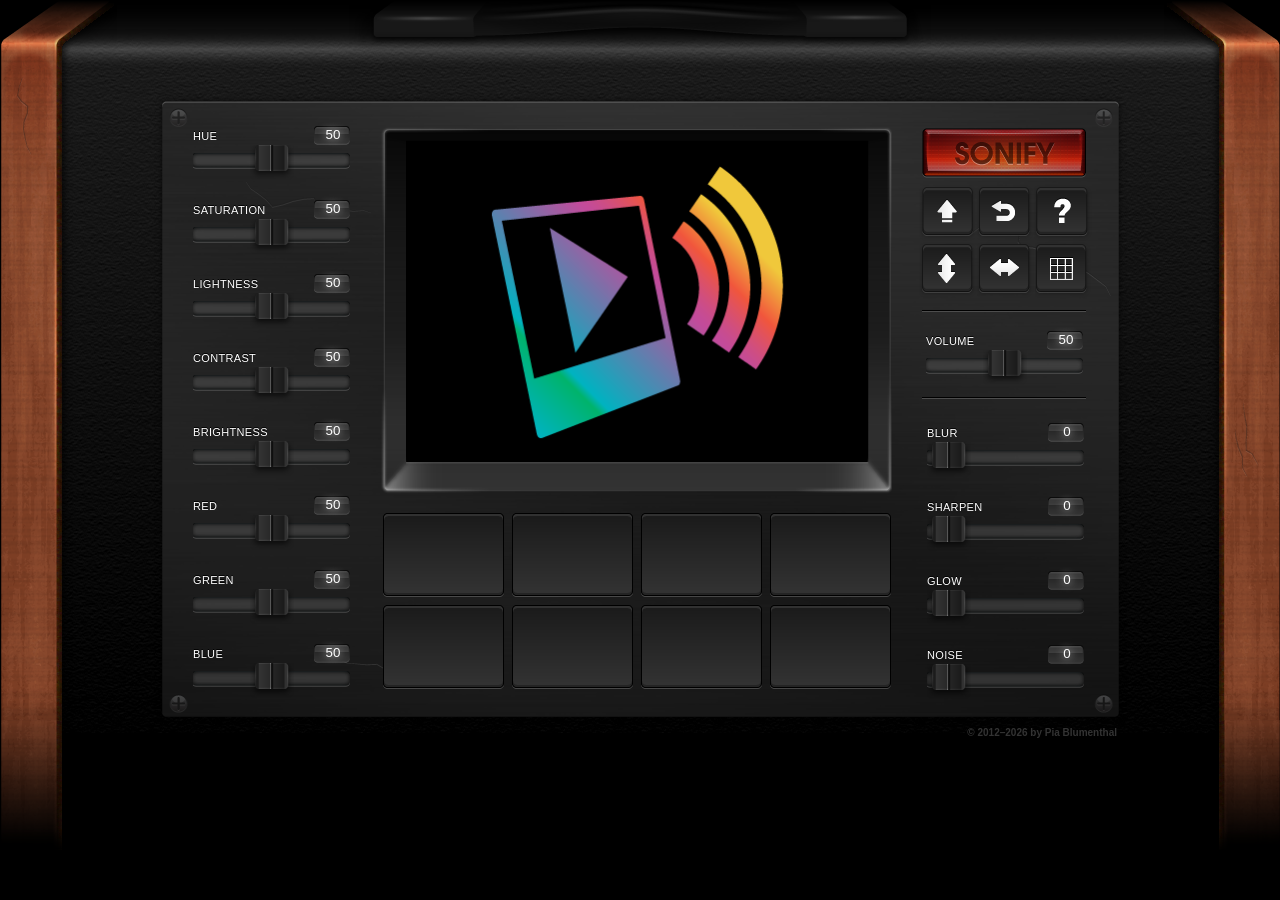
<file: player.html>
<!DOCTYPE html>
<html>
  <head>
		<!--&copy; 2015 by PIA BLUMENTHAL-->
		<title>SONIFY</title>

		<meta http-equiv="content-type" content="text/html; charset=utf-8" />
		<meta property="og:site_name" content="Sonify">
		<meta property="og:description" content="Turn your pictures into sound!">
		<meta property="og:type" content="website">
		<meta property="og:url" content="https://sonify.net">
		<meta property="og:title" content="Sonify">
		<meta property="og:image" content="https://sonify.net/images/sonify_fb.png" />
		<meta name="viewport" content="width=device-width, minimum-scale=0, maximum-scale=1.0">

		<link rel="icon" href="favicon.ico" sizes="any">
		<link rel="icon" type="image/png" sizes="32x32" href="favicon-32.png">
		<link rel="icon" type="image/png" sizes="192x192" href="favicon-192.png">
		<link rel="apple-touch-icon" href="apple-touch-icon.png">
		<link rel="image_src" href="images/sonify_fb.png" />
    <link rel="stylesheet" type="text/css" href="css/style.css">
		<link rel="stylesheet" type="text/css" href="css/introjs.css">
  </head>
  <body>

		<!-- Native SVG filter the canvas uses for the effects CSS filter
		     functions can't express: per-channel RGB gain, sharpen, glow and
		     noise. All four are identity/no-op at their default slider values. -->
		<svg width="0" height="0" style="position:absolute" aria-hidden="true">
			<defs>
				<filter id="imageFX" x="0" y="0" width="100%" height="100%" color-interpolation-filters="sRGB">
					<!-- per-channel RGB gain -->
					<feColorMatrix id="fxChannel" type="matrix"
						values="1 0 0 0 0  0 1 0 0 0  0 0 1 0 0  0 0 0 1 0" result="rgb"/>
					<!-- sharpen (identity kernel at default) -->
					<feConvolveMatrix id="fxSharpen" in="rgb" order="3" divisor="1"
						preserveAlpha="true" edgeMode="duplicate"
						kernelMatrix="0 0 0  0 1 0  0 0 0" result="sharp"/>
					<!-- glow / bloom: blur, scale brightness by slope, screen over -->
					<feGaussianBlur in="sharp" stdDeviation="4" result="gblur"/>
					<feComponentTransfer in="gblur" result="gbright">
						<feFuncA id="fxGlow" type="linear" slope="0"/>
					</feComponentTransfer>
					<feBlend in="sharp" in2="gbright" mode="screen" result="glowed"/>
					<!-- monochrome noise overlay, opacity scaled by slope -->
					<feTurbulence type="fractalNoise" baseFrequency="0.8" numOctaves="2" seed="4" result="noise"/>
					<feColorMatrix in="noise" type="saturate" values="0" result="monoNoise"/>
					<feComponentTransfer in="monoNoise" result="noiseA">
						<feFuncA id="fxNoise" type="linear" slope="0"/>
					</feComponentTransfer>
					<feComposite in="noiseA" in2="glowed" operator="over"/>
				</filter>
			</defs>
		</svg>

  	<div id="bg"></div>
		<div class="loader" style="display: none;"></div>
  	<section style="display: block;">

			<!-- BACKGOUND -->
			<div class="panels">
        <div class="leftSide"></div>
        <div class="rightSide"></div>
      </div>
	    <div class="handle"></div>
			<!-- END BACKGOUND -->

			<!-- CONTENT -->
      <div class="content">

      	<div class="player" data-step="1" data-intro="<b>1/6:</b> Welcome to Sonify! Please follow this short tutorial to learn how to turn your pictures into musical sound.">
          <canvas id="theCanvas" width="460" height="320">Your browser does not support the HTML 5 Canvas.</canvas>
					<div id="timeline"></div>
					<div id="theGrid"></div>
        </div>

				<!-- TRANSPORT -->
        <div class="transport" data-step="6" data-intro="<b>6/6:</b> This is the transport section. From here, you can upload an image from your desktop, flip it vertically or horizontally, reset all effects sliders and access this tutorial at any time. You can also view the grid display to see exactly how sound is being mapped. Each block represents averaged RGB data.<br /><br /> Now you have all the tools you need to listen to your pictures. Have fun!">
          <a id="playBack" class="playBtn" href="#" data-step="2" data-intro="<b>2/6:</b> Just press this button to hear what your picture sounds like... Cool, right?">PLAY</a>
          <input type="file" id="uploader" class="uploadBtn" value="Upload">
          <a id="resetBtn" href="#" title="Reset Image">RESET IMAGE</a>
          <a id="helpBtn" class="" href="#" title="Help">HELP</a>
					<a href="#" id="flipVertical" title="Flip Vertical">FLIP VERTICAL</a>
					<a href="#" id="flipHorizontal" title="Flip Horizontal">FLIP HORIZONTAL</a>
					<a href="#" id="grid" title="Display Grid">DISPLAY GRID</a>
				</div>

				<div id="line-top"></div>

				<div id="volumeControl">
					<div class="control">
          	 <p>VOLUME</p>
             <span class="volumeTip tooltip"></span>
             <input type="range" min="0" max="100" id="volume" class="slider" value="50" data-default="50">
          </div>
				</div>
				<!-- END TRANSPORT -->

				<div id="line-bottom"></div>

        <!-- LEFT SLIDER BANK -->
        <div class="sliderBankLeft" data-step="3" data-intro="<b>3/6:</b> Try adjusting some sliders to see how the sound changes as your picture changes." data-position="right"></div>

        <!-- PRESET IMGS -->
        <div class="filterBank" data-step="5" data-intro="<b>5/6:</b> To give you a better idea of what's happening sonically, test out these different present pictures. How does the placement of color in the picture change the sound?" data-position="top"></div>

				<!-- RIGHT SLIDER BANK -->
        <div class="sliderBankRight" data-step="4" data-intro="<b>4/6:</b> Try using these effects, too." data-position="left"></div>

        <div class="footer">
		 	  <p>&copy; 2012&ndash;2026 by <a href="https://www.piablumenthal.com" target="_blank" rel="noopener">Pia Blumenthal</a></p>
	   	</div>
		</div>
		<!--END CONTENT-->

    </section>

    <script src="https://ajax.googleapis.com/ajax/libs/jquery/2.1.3/jquery.min.js"></script>
    <script src="js/fft.js"></script>
    <script src="js/bpm-delay.js"></script>
    <script src="js/waveshaper.js"></script>
    <script src="js/wavetable.js"></script>
    <script src="js/google-waveform.js"></script>
	  <script src="js/script.js"></script>
    <script src="js/sonify.js"></script>
		<script src="js/intro.js"></script>
	</body>
</html>
</file>
<file: css/style.css>
::selection {
  background-color:#9F6;
}
::-moz-selection {
  background-color:#9F6;
}

html {
	padding: 0;
	margin: 0;
	min-width: 100%;
	min-height: 100%;
}

body {
	background-color: #000;
	font-family: 'Arial', 'Helvetica', 'sans-serif';
	margin: 0;
	padding: 0;
	height: 753px;
	max-height: 753px !important;
	overflow-y: auto;
	overflow-x: hidden;
}

#bg {
	width: 100%;
	background: transparent url('../images/bg_texture.jpg') 0 0 repeat-x;
	position: absolute;
	top: 0;
	min-width: 1100px;
	height: 100%;
}

section {
	width: 100%;
	height: 753px;
	top: 0;
	min-width: 1100px;
}

p {
	font-family: 'Arial', 'Helvetica', 'sans-serif';
	font-size: 12px;
	font-weight: normal;
	color: #FFFFFF;
	margin: 0;
	padding: 0;
	text-shadow: 0px -1px 0px #000000;
}

a, a:link,
a:active,
a:visited {
	-webkit-transition: color 0.25s ease-out;
	-moz-transition: color 0.25s ease-out;
	-o-transition: color 0.25s ease-out;
	transition: color 0.25s ease-out;
	color: #333333;
	outline: none;
	text-decoration:none;
	font-family: 'Arial', 'Helvetica', 'sans-serif';
	font-size: 12px;
}
a:hover {
	color:#ffffff;
}

#theCanvas {
	width: 460px;
	height: 320px;
	top: 15px;
	position: absolute;
	left: 27px;
	z-index: 1000000;
}

/*#theCanvas:hover {
	background: transparent url(../sonify/images/canvas_hover2.png) 0 0 no-repeat;
	opacity: 0.4;
}*/

#theCanvas:active {
	outline: #6F0 2px solid;
}

#theGrid {
	background: transparent url('../images/wh_grid.png') 0 0 no-repeat;
	width: 460px;
	height: 320px;
	top: 15px;
	position: absolute;
	left: 27px;
	z-index: 1000001;
	display: none;
}

#timeline {
	background-color: #FF0000;
	height: 2px;
	width: 0;
	max-width: 460px;
	position: absolute;
	top: 334px;
	left: 28px;
	overflow: hidden;
	z-index: 99999999;
}

/*#timeline {
	background-color: white;
	height: 320px;
	width: 28.75px !important;
	position: absolute;
	top: 15px;
	left: 0px;
	display: none;
	z-index: 99999999;
	opacity: 0.3;
}*/

.loader {
	background: transparent url('../images/loader.gif') 0 0 no-repeat;
	width: 126px;
	height: 22px;
	position: relative;
	margin: 300px auto 0 auto;
}

.panels {
	width: 100%;
	min-width: 1100px;
	height: 100%;
	position: absolute;
}

.panels .leftSide {
	background: transparent url('../images/wood_left3.png') 0 0 no-repeat;
	width: 118px;
	height: 100%;
	min-height: 750px;
	position: absolute;
	left: -1px;
	top: 0;
}

.panels .rightSide {
	background: transparent url('../images/wood_right3.png') 0 0 no-repeat;
	width: 118px;
	height: 100%;
	min-height: 750px;
	position: absolute;
	right: -2px;
	top: 0;
}

.handle {
	background: transparent url('../images/handle2.png') 0 0 no-repeat;
	width: 582px;
	height: 57px;
	margin: 0px auto 0 auto;
	position: relative;
}

.content {
	background: transparent url('../images/bg_metal3.png') 0 0 no-repeat;
	width: 974px;
	height: 632px;
	margin: 35px auto 0 auto;
	position: relative;
}

.player {
	background: transparent url('../images/bg_canvas.png') 0 0 no-repeat;
	width: 512px;
	height: 367px;
	position: absolute;
	top: 35px;
	left: 227px;
}



/*SLIDERS*/
.sliderBankLeft {
	position: absolute;
	top: 38px;
	left: 20px;
	width: 200px;
}

.control {
	width: 200px;
	height: 50px;
	position: relative;
	top: 0;
	left: 0;
	margin: 0 0 24px 0;
}

.control p {
    position: relative;
    left: 20px;
    top: 0;
    width: 150px;
    text-transform: uppercase;
    font-size: 11px;
    letter-spacing: 0.03em;
}

.slider{
	width: 158px;
	position: absolute;
	height: 18px;
	background-color: #8e8d8d;
	background: url('../images/btns_sprite4.png') -75px -285px no-repeat;
  left: 20px;
	top: 23px;
}

.tooltip {
	background: transparent url('../images/btns_sprite4.png') -270px -285px no-repeat;
	position: absolute;
	display: block;
	top: -4px;
	left: 141px;
	width: 38px;
	height: 27px;
	color: white;
	font-weight: bold;
	text-align: center;
	font: 10pt Tahoma, Arial, sans-serif;
	padding: 1px 0px 0 0px;
	text-shadow: 0px 0px 8px white;
}

.ui-slider-handle {
	position: absolute;
	z-index: 2;
	width: 44px;
	height: 35px;
	cursor: pointer;
	background: url('../images/btns_sprite4.png') -11px -285px no-repeat;
	outline: none;
	top: -6px;
	margin-left: -21px;
}
.ui-slider-range {
	background: #333333; /* Old browsers */
	background: -moz-linear-gradient(top,x  #333333 0%, #1A1A1A 100%); /* FF3.6+ */
	background: -webkit-gradient(linear, left top, left bottom, color-stop(0%,#333333), color-stop(100%,#1A1A1A)); /* Chrome,Safari4+ */
	background: -webkit-linear-gradient(top,  #333333 0%,#1A1A1A 100%); /* Chrome10+,Safari5.1+ */
	background: -o-linear-gradient(top,  #333333 0%,#1A1A1A 100%); /* Opera 11.10+ */
	background: -ms-linear-gradient(top,  #333333 0%,#1A1A1A 100%); /* IE10+ */
	background: linear-gradient(top,  #333333 0%,#1A1A1A 100%); /* W3C */
	filter: progid:DXImageTransform.Microsoft.gradient( startColorstr='#333333', endColorstr='#1A1A1A',GradientType=0 ); /* IE6-9 */
	position: absolute;
	border: 0;
	top: 1px;
	height: 14px;
	border-radius: 2px;
	max-width: 197px !important;
}

.sliderBankRight {
	position: absolute;
	top: 335px;
	left: 754px;
	width: 200px;
}



/*TRANSPORT*/
.transport {
	position: absolute;
	left: 766px;
	top: 93px;
	width: 177px;
}

.transport a {
	width: 58px;
	height: 57px;
	display: block;
	text-indent: -100000px;
	float: left;
}

.transport a.playBtn {
	background: transparent url('../images/sonify_btn.png') -20px 0 no-repeat;
	width: 164px;
	height: 50px;
	display: block;
	text-indent: -100000px;
	position: absolute;
	top: -57px;
	left: 3px;
	z-index: 20;
}

.transport a.playBtn:hover {
	background-position: -20px -62px;
}

.transport a.playBtn:active {
	background-position: -20px -124px;
}

/*.playBtn.locked {
	background-position: -1px -186px;
}*/

.transport a.stopBtn {
	background: transparent url('../images/sonify_btn.png') 0 -212px no-repeat !important;
	width: 204px;
	height: 73px;
	position: absolute;
	top: -70px;
	left: -16px;
	z-index: 20;
}

a#flipVertical {
	background: transparent url('../images/btns_sprite4.png') -2px 0 no-repeat;
}

a#flipVertical:hover {
	background-position: -2px -61px;
}

a#flipVertical:active {
	background-position: -2px -122px;
}

a#flipVertical.locked {
	background-position: -2px -183px;
	cursor: default;
}

a#flipVertical.flipOn {
	background-position: -2px -122px;
}


a#flipHorizontal {
	background: transparent url('../images/btns_sprite4.png') -84px 0 no-repeat;
}

a#flipHorizontal:hover {
	background-position: -84px -61px;
}

a#flipHorizontal:active {
	background-position: -84px -122px;
}

a#flipHorizontal.locked {
	background-position: -84px -183px;
	cursor: default;
}

a#flipHorizontal.flipOn {
	background-position: -84px -122px;
}

a#helpBtn {
	background: transparent url('../images/btns_sprite4.png') -163px 0 no-repeat;
	z-index: 200;
}

a#helpBtn:hover {
	background-position: -163px -61px;
}

a#helpBtn:active {
	background-position: -163px -122px;
}

a#helpBtn.locked {
	background-position: -163px -186px;
}

input.uploadBtn {
	background: transparent url('../images/btns_sprite4.png') -240px 0 no-repeat;
	display: block;
	text-indent: -1000000px;
	width: 57px;
	height: 56px;
	border: none;
	float: left;
	z-index: 200;
	outline: none;
}

input.uploadBtn:hover {
	background-position: -240px -61px;
}

input.uploadBtn:active {
	background-position: -240px -122px;
}

input.uploadBtn.locked {
	background-position: -240px -186px;
}

a#resetBtn {
	background: transparent url('../images/btns_sprite4.png') -323px 0 no-repeat;
	z-index: 200;
}

a#resetBtn:hover {
	background-position: -323px -61px;
}

a#resetBtn:active {
	background-position: -323px -122px;
}

a#resetBtn.locked {
	background-position: -323px -186px;
}

a#grid {
	background: transparent url('../images/btns_sprite4.png') -406px 0 no-repeat;
}

a#grid:hover {
	background-position: -406px -61px;
}

a#grid:active {
	background-position: -406px -122px;
}

a#grid.locked {
	background-position: -406px -186px;
}

#sonifyLogo {
	background: transparent url('../images/sonify_logo.png') 0 0 no-repeat;
	position: absolute;
	top: 40px;
	left: 21px;
	width: 99px;
	height: 93px;
	-webkit-transition: opacity 0.5s ease-out;
  -moz-transition: opacity 0.5s ease-out;
  -o-transition: opacity 0.5s ease-out;
  -ms-transition: opacity 0.5s ease-out;
  transition: opacity 0.5s ease-out;
	opacity: 0.2;
	z-index: 999999;
}

#sonifyLogo:hover {
	-webkit-transition: opacity 0.5s ease-out;
  -moz-transition: opacity 0.5s ease-out;
  -o-transition: opacity 0.5s ease-out;
  -ms-transition: opacity 0.5s ease-out;
  transition: opacity 0.5s ease-out;
  opacity: 0.6;
  cursor: pointer;
}

.uploadTip {
	background: transparent url('../images/tip_bg.png') -5px -5px no-repeat;
	width: 148px;
	height: 75px;
	position: absolute;
	top: 140px;
	left: 766px;
	display: none;
	z-index: 1000;
}

.uploadTip p {
	padding: 32px 0 0 0;
	margin: 0;
	text-align: center;
}

.resetTip {
	background: transparent url('../images/tip_bg.png') -180px -5px no-repeat;
	width: 136px;
	height: 75px;
	position: absolute;
	top: 140px;
	left: 785px;
	display: none;
	z-index: 1000;
}

.resetTip p {
	padding: 32px 0 0 0;
	margin: 0;
	text-align: center;
}

#line-top {
	background: transparent url('../images/line.png') 0 0 no-repeat;
	width: 164px;
	height: 2px;
	position: absolute;
	top: 218px;
	left: 769px;
	display: block;
	z-index: 1000;
}

#line-bottom {
	background: transparent url('../images/line.png') 0 0 no-repeat;
	width: 164px;
	height: 2px;
	position: absolute;
	top: 305px;
	left: 769px;
	display: block;
	z-index: 1000;
}

#volumeControl {
	width: 197px;
	height: 85px;
	position: absolute;
	top: 221px;
	left: 753px;
	display: block;
	z-index: 1000;
}

#volumeControl .control {
	width: 192px;
	height: 50px;
	position: relative;
	top: 22px;
	left: 0px;
}

/*#volumeControl .control p {
	padding: 0px 0 0 10px;
}*/

#volumeControl .control .slider{
	width: 158px;
	position: absolute;
	height: 18px;
	background-color: #8e8d8d;
	background: url('../images/btns_sprite4.png') -75px -285px no-repeat;
  left: 20px;
	top: 23px;
}



/*FILTERS*/
.filterBank {
	position: absolute;
	top: 413px;
	left: 230px;
	width: 520px;
	height: 186px;
}

.filterBank a.filters {
	background: transparent url('../images/filter_bg2.png') 0 0 no-repeat;
	width: 121px;
	height: 84px;
	display: block;
	text-indent: -100000px;
	float: left;
	position: relative;
	margin: 0 8px 8px 0;
	top: 8px;
	left: 0px;
}

.filterBank a.filters:hover {
	background-position: 0 -88px;
}

.filterBank a.filters:active {
	background-position: 0 -176px;
}


/*.filterBank a#filter1, .filterBank a#filter2, .filterBank a#filter3, .filterBank a#filter4, .filterBank a#filter5, .filterBank a#filter6, .filterBank a#filter7, .filterBank a#filter8 {
	background: transparent url(../sonify/images/filter_bg.png) 0 0 no-repeat;
}
*/


.logo {
	background: transparent url('../images/sonify2.png') 0 0 no-repeat;
	position: absolute;
	top: 34px;
	left: 768px;
	width: 170px;
	height: 38px;
}

.speaker {
	background: transparent url('../images/speaker3.png') 0 0 no-repeat;
	position: absolute;
	top: 157px;
	left: 768px;
	width: 166px;
	height: 147px;
	z-index: 10;
}


/*FOOTER*/
.footer {
	position: absolute;
	top: 635px;
	left: 0px;
	width: 100%;
}

.footer .social {
	position: absolute;
	width: 90px;
	top: -10px;
	left: 0px;
}

.footer .social a {
	float: left;
	display: block;
	text-indent: -1000000px;
}

.footer .social a.facebook {
	background: transparent url('../images/social_btns2.png') 0 0 no-repeat;
	width: 34px;
	height: 44px;
}

.footer .social a.facebook:hover, .footer .social a.facebook:active {
	background-position: 0 -55px;
}

/*.footer .social a.facebook:active {
	background-position: 0 -109px;
}*/

.footer .social a.twitter {
	background: transparent url('../images/social_btns2.png') -60px 0 no-repeat;
	width: 34px;
	height: 44px;
}

.footer .social a.twitter:hover, .footer .social a.twitter:active {
	background-position: -60px -55px;
}

/*.footer .social a.twitter:active {
	background-position: -60px -109px;
}*/

.footer p {
	font-size: 10px;
	color: #333;
	font-weight: bold;
	text-align: right;
	padding: 0px 10px 0 0;
}

.footer a {
	font-size: 10px;
}

/* ---- Native range input, restyled to reuse the original slider sprite ---- */
input[type=range].slider {
	-webkit-appearance: none;
	appearance: none;
	margin: 0;
	cursor: pointer;
	outline: none;
	background: url('../images/btns_sprite4.png') -75px -285px no-repeat;
}
input[type=range].slider:focus { outline: none; }
input[type=range].slider::-webkit-slider-runnable-track {
	height: 18px;
	background: transparent;
}
input[type=range].slider::-webkit-slider-thumb {
	-webkit-appearance: none;
	appearance: none;
	width: 44px;
	height: 35px;
	margin-top: -8px;
	background: url('../images/btns_sprite4.png') -11px -285px no-repeat;
}
input[type=range].slider::-moz-range-track {
	height: 18px;
	background: transparent;
}
input[type=range].slider::-moz-range-thumb {
	width: 44px;
	height: 35px;
	border: 0;
	border-radius: 0;
	background: url('../images/btns_sprite4.png') -11px -285px no-repeat;
}

/* ---------------- Guided tour (introJS) — dark theme ---------------- */
.introjs-overlay { background: #000 !important; opacity: .72 !important; }
.introjs-helperLayer {
	background: transparent !important;
	border-radius: 12px !important;
	box-shadow: 0 0 0 2px rgba(90,141,255,.9), 0 0 0 9999px rgba(0,0,0,.55) !important;
	transition: all .25s ease !important;
}
.introjs-tooltip {
	background: #15181d !important;
	color: #f3f4f1 !important;
	border: 1px solid #2b313a !important;
	border-radius: 14px !important;
	box-shadow: 0 24px 60px rgba(0,0,0,.6) !important;
	padding: 4px 4px 10px !important;
	width: 320px !important;
	min-width: 320px !important;
	max-width: calc(100vw - 28px) !important;
	font-family: 'Inter', -apple-system, BlinkMacSystemFont, sans-serif !important;
}
.introjs-tooltiptext {
	padding: 18px 20px 14px !important;
	font-size: 14px !important;
	line-height: 1.55 !important;
	color: #cfd3d8 !important;
}
.introjs-tooltiptext b { color: #fff; }
.introjs-tooltipbuttons { border-top: 1px solid #262b32 !important; padding: 12px 18px !important; text-align: right !important; white-space: nowrap !important; }
.introjs-button {
	background: #1b1f26 !important;
	color: #f3f4f1 !important;
	border: 1px solid #2b313a !important;
	border-radius: 999px !important;
	text-shadow: none !important;
	font-family: 'IBM Plex Mono', ui-monospace, monospace !important;
	font-size: 12px !important;
	letter-spacing: .03em !important;
	padding: 7px 16px !important;
	margin-left: 8px !important;
}
.introjs-button:hover, .introjs-button:focus { background: #262b32 !important; border-color: #6b7178 !important; color: #fff !important; }
.introjs-button.introjs-disabled { color: #555b63 !important; border-color: #20242b !important; background: #15181d !important; }
.introjs-nextbutton {
	background-image: linear-gradient(90deg, #ff5a5a, #5a8dff) !important;
	border-color: transparent !important; color: #fff !important;
}
.introjs-nextbutton:hover { filter: brightness(1.1); }
.introjs-skipbutton { color: #6b7178 !important; border-color: transparent !important; background: transparent !important; margin-left: 0 !important; }
.introjs-skipbutton:hover { color: #f3f4f1 !important; background: transparent !important; }
.introjs-helperNumberLayer {
	background: linear-gradient(90deg, #ff5a5a, #5a8dff) !important;
	color: #fff !important; text-shadow: none !important;
	border: 2px solid #15181d !important;
	font-family: 'IBM Plex Mono', monospace !important; font-weight: 500 !important;
	box-shadow: 0 2px 8px rgba(0,0,0,.5) !important;
}
.introjs-arrow.top { border-bottom-color: #15181d !important; }
.introjs-arrow.bottom { border-top-color: #15181d !important; }
.introjs-arrow.left { border-right-color: #15181d !important; }
.introjs-arrow.right { border-left-color: #15181d !important; }
</file>
<file: css/introjs.css>
.introjs-overlay {
  position: fixed;
  z-index: 999999;
  background-color: #000;
  opacity: 0;
  background: -moz-radial-gradient(center,ellipse cover,rgba(0,0,0,0.4) 0,rgba(0,0,0,0.9) 100%);
  background: -webkit-gradient(radial,center center,0px,center center,100%,color-stop(0%,rgba(0,0,0,0.4)),color-stop(100%,rgba(0,0,0,0.9)));
  background: -webkit-radial-gradient(center,ellipse cover,rgba(0,0,0,0.4) 0,rgba(0,0,0,0.9) 100%);
  background: -o-radial-gradient(center,ellipse cover,rgba(0,0,0,0.4) 0,rgba(0,0,0,0.9) 100%);
  background: -ms-radial-gradient(center,ellipse cover,rgba(0,0,0,0.4) 0,rgba(0,0,0,0.9) 100%);
  background: radial-gradient(center,ellipse cover,rgba(0,0,0,0.4) 0,rgba(0,0,0,0.9) 100%);
  filter: progid:DXImageTransform.Microsoft.gradient(startColorstr='#66000000',endColorstr='#e6000000',GradientType=1);
  -ms-filter: "progid:DXImageTransform.Microsoft.Alpha(Opacity=50)";
  filter: alpha(opacity=50);
  -webkit-transition: all 0.3s ease-out;
     -moz-transition: all 0.3s ease-out;
      -ms-transition: all 0.3s ease-out;
       -o-transition: all 0.3s ease-out;
          transition: all 0.3s ease-out;
}

.introjs-fixParent {
  z-index: auto !important;
}

.introjs-showElement {
  z-index: 9999999 !important;
}

.introjs-relativePosition {
  position: relative;
}

.introjs-helperLayer {
  position: absolute;
  z-index: 9999998;
/*  background-color: #FFF;
  background-color: rgba(255,255,255,.9);
  border: 1px solid #777;
  border: 1px solid rgba(0,0,0,.5);
  border-radius: 4px;
  box-shadow: 0 2px 15px rgba(0,0,0,.4);*/
  -webkit-transition: all 0.3s ease-out;
     -moz-transition: all 0.3s ease-out;
      -ms-transition: all 0.3s ease-out;
       -o-transition: all 0.3s ease-out;
          transition: all 0.3s ease-out;
}

.introjs-helperNumberLayer {
/*  position: absolute;
  top: -16px;
  left: -16px;
  z-index: 9999999999 !important;
  padding: 2px;
  font-family: Arial, verdana, tahoma;
  font-size: 13px;
  font-weight: bold;
  color: white;
  text-align: center;
  text-shadow: 0px 1px 0px rgba(0,0,0,.5);
  background: #ff3019;
  background: -webkit-linear-gradient(top, #ff3019 0%, #cf0404 100%); 
  background: -webkit-gradient(linear, left top, left bottom, color-stop(0%, #ff3019), color-stop(100%, #cf0404)); 
  background:    -moz-linear-gradient(top, #ff3019 0%, #cf0404 100%); 
  background:     -ms-linear-gradient(top, #ff3019 0%, #cf0404 100%);
  background:      -o-linear-gradient(top, #ff3019 0%, #cf0404 100%); 
  background:         linear-gradient(to bottom, #ff3019 0%, #cf0404 100%); 
  width: 20px;
  height:20px;
  line-height: 20px;
  border: 1px solid #212121;
  border-radius: 50%;
  filter: progid:DXImageTransform.Microsoft.gradient(startColorstr='#ff3019', endColorstr='#cf0404', GradientType=0); 
  filter: progid:DXImageTransform.Microsoft.Shadow(direction=135, strength=2, color=ff0000); 
  box-shadow: 0 2px 5px rgba(0,0,0,.4);*/
	display: none;
}

.introjs-arrow {
  border: 5px solid white;
  content:'';
  position: absolute;
}
.introjs-arrow.top {
  top: -9px;
  border-top-color:transparent;
  border-right-color:transparent;
  border-bottom-color:white;
  border-left-color:transparent;
}
.introjs-arrow.right {
  right: -9px;
  top: 10px;
  border-top-color:transparent;
  border-right-color:transparent;
  border-bottom-color:transparent;
  border-left-color:white;
}
.introjs-arrow.bottom {
  bottom: -9px;
  border-top-color:white;
  border-right-color:transparent;
  border-bottom-color:transparent;
  border-left-color:transparent;
}
.introjs-arrow.left {
  left: -9px;
  top: 10px;
  border-top-color:transparent;
  border-right-color:white;
  border-bottom-color:transparent;
  border-left-color:transparent;
}

.introjs-tooltip {
  position: absolute;
  padding: 10px;
  background-color: white;
  min-width: 200px;
  max-width: 300px;
  border-radius: 3px;
  box-shadow: 0 1px 10px rgba(0,0,0,.4);
  -webkit-transition: opacity 0.1s ease-out;
     -moz-transition: opacity 0.1s ease-out;
      -ms-transition: opacity 0.1s ease-out;
       -o-transition: opacity 0.1s ease-out;
          transition: opacity 0.1s ease-out;
}

.introjs-tooltipbuttons {
  text-align: right;
	text-transform: uppercase;
}

/* 
 Buttons style by http://nicolasgallagher.com/lab/css3-github-buttons/ 
 Changed by Afshin Mehrabani
*/
.introjs-button {
  position: relative;
  overflow: visible;
  display: inline-block;
  padding: 0.3em 0.8em;
  border: 1px solid #d4d4d4;
  margin: 0;
  text-decoration: none;
  text-shadow: 1px 1px 0 #fff;
  font: 11px/normal sans-serif;
  color: #212121;
  white-space: nowrap;
  cursor: pointer;
  outline: none;
  background-color: #ececec;
  background-image: -webkit-gradient(linear, 0 0, 0 100%, from(#f4f4f4), to(#ececec));
  background-image: -moz-linear-gradient(#f4f4f4, #ececec);
  background-image: -o-linear-gradient(#f4f4f4, #ececec);
  background-image: linear-gradient(#f4f4f4, #ececec);
  -webkit-background-clip: padding;
  -moz-background-clip: padding;
  -o-background-clip: padding-box;
  /*background-clip: padding-box;*/ /* commented out due to Opera 11.10 bug */
  -webkit-border-radius: 0.2em;
  -moz-border-radius: 0.2em;
  border-radius: 0.2em;
  /* IE hacks */
  zoom: 1;
  *display: inline;
  margin-top: 10px;
}

.introjs-button:hover {
  border-color: #bcbcbc;
	color: #212121;
  text-decoration: none; 
  box-shadow: 0px 1px 1px #e3e3e3;
}

.introjs-button:focus,
.introjs-button:active {
  background-image: -webkit-gradient(linear, 0 0, 0 100%, from(#ececec), to(#f4f4f4));
  background-image: -moz-linear-gradient(#ececec, #f4f4f4);
  background-image: -o-linear-gradient(#ececec, #f4f4f4);
  background-image: linear-gradient(#ececec, #f4f4f4);
}

/* overrides extra padding on button elements in Firefox */
.introjs-button::-moz-focus-inner {
  padding: 0;
  border: 0;
}

.introjs-skipbutton {
  margin-right: 5px;
  color: #7a7a7a;
}

.introjs-prevbutton {
  -webkit-border-radius: 0.2em 0 0 0.2em;
  -moz-border-radius: 0.2em 0 0 0.2em;
  border-radius: 0.2em 0 0 0.2em;
  border-right: none;
}

.introjs-nextbutton {
  -webkit-border-radius: 0 0.2em 0.2em 0;
  -moz-border-radius: 0 0.2em 0.2em 0;
  border-radius: 0 0.2em 0.2em 0;
}

.introjs-disabled, .introjs-disabled:hover, .introjs-disabled:focus {
  color: #9a9a9a;
  border-color: #d4d4d4;
  box-shadow: none;
  cursor: default;
  background-color: #f4f4f4;
  background-image: none;
  text-decoration: none;
}

.introjs-tooltiptext {
	font-size: 14px;
	color: #212121;
}
</file>
